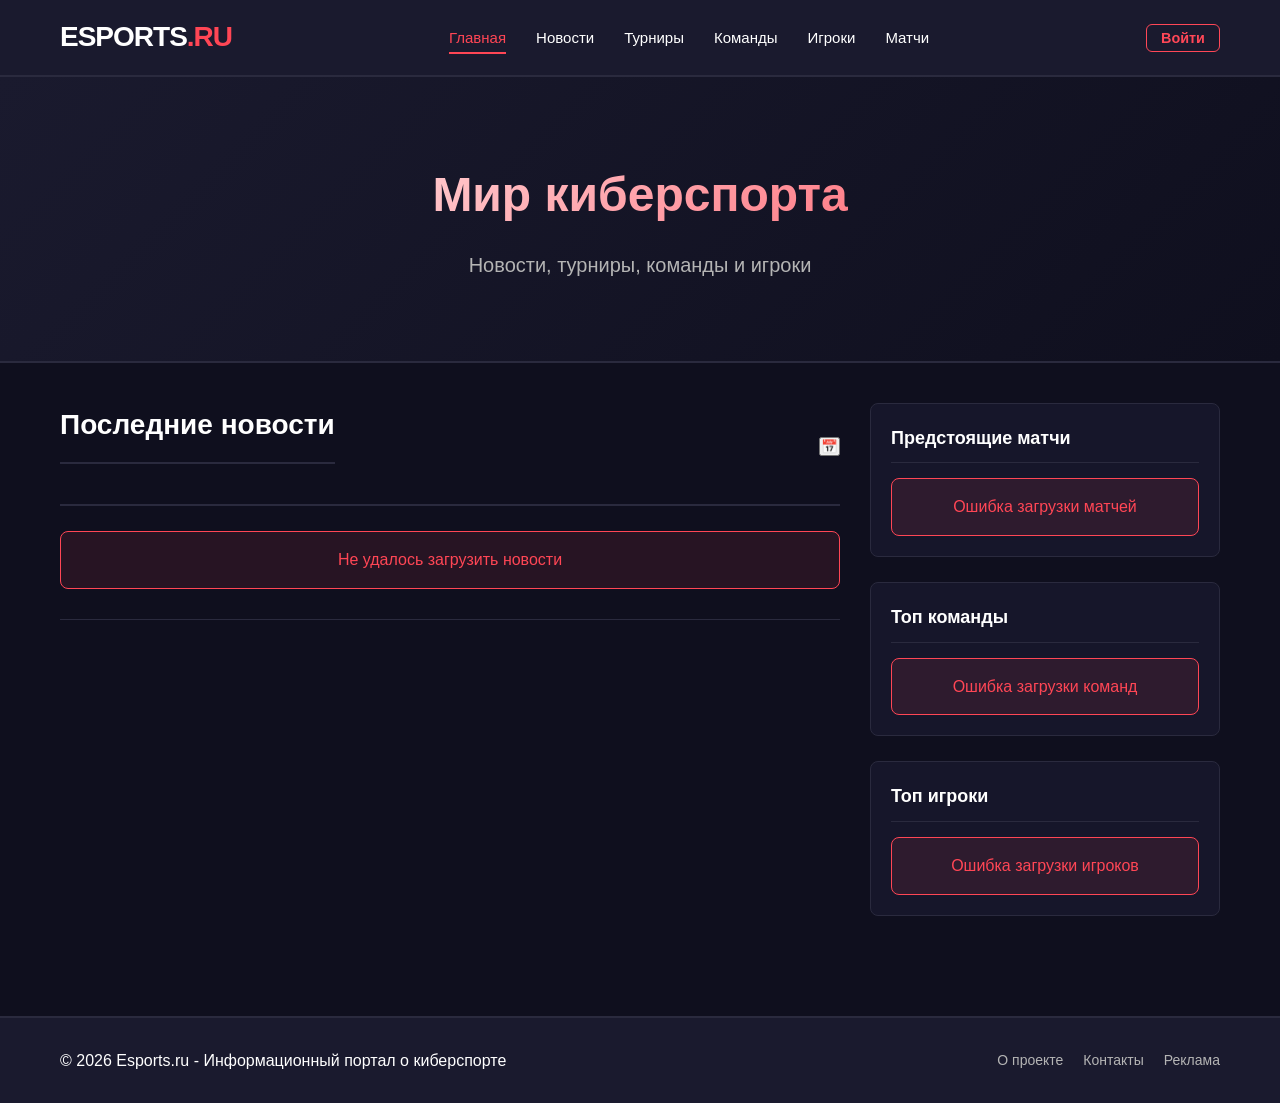
<file: Course_work/wwwroot/index.html>
<!DOCTYPE html>
<html lang="ru">
<head>
    <meta charset="UTF-8">
    <meta name="viewport" content="width=device-width, initial-scale=1.0">
    <title>Киберспорт - Главная</title>
    <link rel="stylesheet" href="css/style.css">
    <link rel="stylesheet" href="css/responsive.css">
    <style>
        .auth-user {
            display: flex;
            align-items: center;
            gap: 10px;
        }

        .auth-role-badge {
            padding: 3px 10px;
            border-radius: 20px;
            font-size: 0.78rem;
            font-weight: 600;
            white-space: nowrap;
        }

        .auth-name {
            color: #ccc;
            font-size: 0.9rem;
            white-space: nowrap;
        }

        .auth-logout-btn {
            background: transparent;
            border: 1px solid #444;
            border-radius: 6px;
            color: #aaa;
            padding: 4px 10px;
            font-size: 0.82rem;
            cursor: pointer;
            transition: border-color 0.2s, color 0.2s;
        }

        .auth-logout-btn:hover {
            border-color: #ff4757;
            color: #ff4757;
        }

        .auth-login-link {
            color: #ff4757;
            text-decoration: none;
            font-weight: 600;
            font-size: 0.9rem;
            border: 1px solid #ff4757;
            padding: 5px 14px;
            border-radius: 6px;
            transition: background 0.2s;
        }

        .auth-login-link:hover {
            background: rgba(255,71,87,0.12);
        }

        .content-actions {
            display: flex;
            gap: 10px;
            margin-bottom: 20px;
            flex-wrap: wrap;
        }

        .btn-action {
            padding: 8px 16px;
            border-radius: 8px;
            border: none;
            font-size: 0.85rem;
            font-weight: 600;
            cursor: pointer;
            transition: opacity 0.2s;
        }

        .btn-action:hover { opacity: 0.85; }

        .btn-add    { background: #2ecc71; color: #fff; }
        .btn-edit   { background: #3498db; color: #fff; }
        .btn-delete { background: #ff4757; color: #fff; }
        .btn-update { background: #f39c12; color: #fff; }
        .btn-manage { background: #9b59b6; color: #fff; }

        .news-card-actions {
            display: flex;
            gap: 8px;
            margin-top: 10px;
        }

        .btn-sm {
            padding: 4px 12px;
            border-radius: 6px;
            border: none;
            font-size: 0.78rem;
            font-weight: 600;
            cursor: pointer;
            transition: opacity 0.2s;
        }

        .btn-sm:hover { opacity: 0.8; }
    </style>

</head>
<body>
<header class="header">
    <div class="container">
        <div class="header-content">
            <div class="logo">
                <h1>ESPORTS<span>.RU</span></h1>
            </div>
            <nav class="nav">
                <ul>
                    <li><a href="index.html" class="active">Главная</a></li>
                    <li><a href="pages/news.html">Новости</a></li>
                    <li><a href="pages/tournaments.html">Турниры</a></li>
                    <li><a href="pages/teams.html">Команды</a></li>
                    <li><a href="pages/players.html">Игроки</a></li>
                    <li><a href="pages/matches.html">Матчи</a></li>
                </ul>
            </nav>

            <div id="auth-widget"></div>
        </div>
    </div>
</header>

<section class="hero">
    <div class="container">
        <div class="hero-content">
            <h2 class="hero-title">Мир киберспорта</h2>
            <p class="hero-subtitle">Новости, турниры, команды и игроки</p>
        </div>
    </div>
</section>

<main class="main-content">
    <div class="container">
        <div class="content-grid">
            <div class="news-column">
                <div class="news-header">
                    <h2 class="section-title">Последние новости</h2>
                    <div class="date-search">
                        <button onclick="toggleDatePicker()">📅</button>
                        <div id="date-picker-container" class="date-picker-container" style="display: none;">
                            <input type="date" id="date-picker" class="date-picker-input">
                            <button class="btn" onclick="searchByDate()">Найти</button>
                            <button class="btn btn-secondary" onclick="resetDateFilter()">Сбросить</button>
                        </div>
                    </div>
                </div>

                <div class="content-actions" data-role="admin,manager">
                    <button class="btn-action btn-add" onclick="alert('Форма добавления новости')">
                        + Добавить новость
                    </button>
                </div>

                <div id="news-list" class="news-list">
                    <div class="loading">Загрузка новостей...</div>
                </div>

                <div class="show-more-container">
                    <button id="show-more-btn" class="btn" onclick="showMoreNews()" style="display: none;">
                        Показать еще
                    </button>
                </div>
            </div>

            <aside class="sidebar">
                <div class="widget">
                    <h3 class="widget-title">Предстоящие матчи</h3>
                    <!-- Кнопка обновления расписания: admin + manager -->
                    <div style="margin-bottom: 8px;" data-role="admin,manager">
                        <button class="btn-action btn-update" style="font-size:0.78rem;padding:5px 12px;"
                                onclick="alert('Обновление расписания матчей')">
                            ✏ Обновить расписание
                        </button>
                    </div>
                    <div id="upcoming-matches" class="matches-widget">
                        <div class="loading">Загрузка...</div>
                    </div>
                </div>

                <div class="widget">
                    <h3 class="widget-title">Топ команды</h3>
                    <!-- Управление командами: только admin -->
                    <div style="margin-bottom: 8px;" data-role="admin">
                        <button class="btn-action btn-manage" style="font-size:0.78rem;padding:5px 12px;"
                                onclick="alert('Управление данными о командах')">
                            ⚙ Управление командами
                        </button>
                    </div>
                    <div id="top-teams" class="teams-widget">
                        <div class="loading">Загрузка...</div>
                    </div>
                </div>

                <div class="widget">
                    <h3 class="widget-title">Топ игроки</h3>
                    <!-- Управление игроками: только admin -->
                    <div style="margin-bottom: 8px;" data-role="admin">
                        <button class="btn-action btn-manage" style="font-size:0.78rem;padding:5px 12px;"
                                onclick="alert('Управление данными об игроках')">
                            ⚙ Управление игроками
                        </button>
                    </div>
                    <div id="top-players" class="players-widget">
                        <div class="loading">Загрузка...</div>
                    </div>
                </div>
            </aside>
        </div>
    </div>
</main>

<footer class="footer">
    <div class="container">
        <div class="footer-content">
            <p>&copy; 2026 Esports.ru - Информационный портал о киберспорте</p>
            <div class="footer-links">
                <a href="#">О проекте</a>
                <a href="#">Контакты</a>
                <a href="#">Реклама</a>
            </div>
        </div>
    </div>
</footer>

<script src="js/config.js"></script>
<script src="js/auth.js"></script>
<script src="js/api.js"></script>
<script src="js/main.js"></script>
<script>

    AuthService.renderAuthWidget();
    AuthService.applyVisibility();

    function toggleDatePicker() {
        const container = document.getElementById('date-picker-container');
        container.style.display = container.style.display === 'none' ? 'flex' : 'none';
    }

    function searchByDate() {
        const datePicker = document.getElementById('date-picker');
        const selectedDate = datePicker.value;
        if (!selectedDate) { alert('Пожалуйста, выберите дату'); return; }
        filterNewsByDate(selectedDate);
    }

    function resetDateFilter() {
        const datePicker = document.getElementById('date-picker');
        datePicker.value = '';
        displayedNewsCount = 10;
        filterNewsByDate(null);
        toggleDatePicker();
    }
</script>
</body>
</html>
</file>
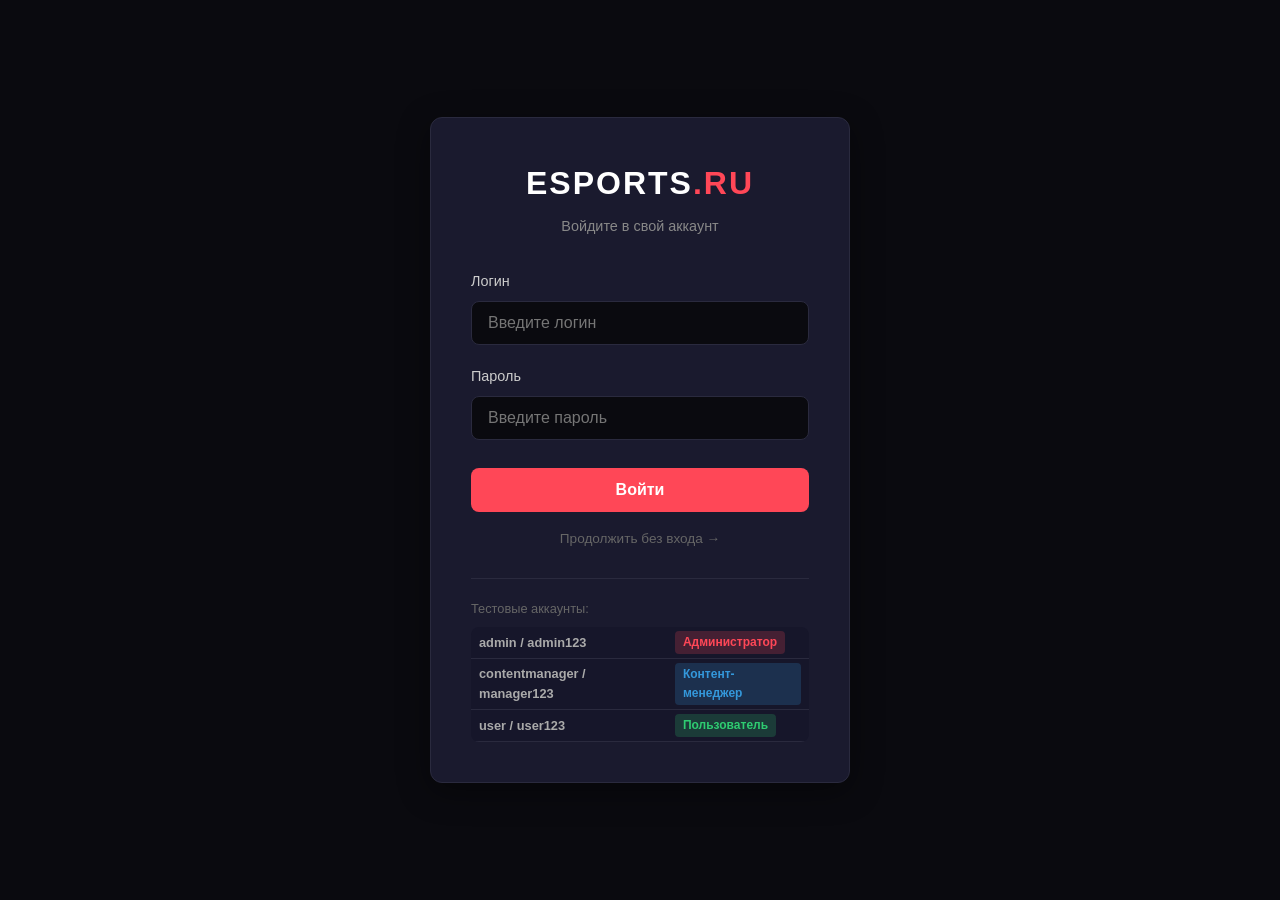
<file: Course_work/wwwroot/pages/login.html>
<!DOCTYPE html>
<html lang="ru">
<head>
    <meta charset="UTF-8">
    <meta name="viewport" content="width=device-width, initial-scale=1.0">
    <title>Вход - Киберспорт</title>
    <link rel="stylesheet" href="../css/style.css">
    <style>
        .login-page {
            min-height: 100vh;
            display: flex;
            align-items: center;
            justify-content: center;
            background: var(--bg-primary, #0a0a0f);
        }

        .login-container {
            background: var(--bg-secondary, #1a1a2e);
            border: 1px solid var(--border-color, #2a2a4a);
            border-radius: 12px;
            padding: 40px;
            width: 100%;
            max-width: 420px;
            box-shadow: 0 8px 32px rgba(0, 0, 0, 0.4);
        }

        .login-logo {
            text-align: center;
            margin-bottom: 32px;
        }

        .login-logo h1 {
            font-size: 2rem;
            color: #fff;
            letter-spacing: 2px;
        }

        .login-logo h1 span {
            color: #ff4757;
        }

        .login-logo p {
            color: #888;
            margin-top: 6px;
            font-size: 0.9rem;
        }

        .login-form .form-group {
            margin-bottom: 20px;
        }

        .login-form label {
            display: block;
            color: #ccc;
            margin-bottom: 8px;
            font-size: 0.9rem;
        }

        .login-form input {
            width: 100%;
            padding: 12px 16px;
            background: var(--bg-primary, #0a0a0f);
            border: 1px solid var(--border-color, #2a2a4a);
            border-radius: 8px;
            color: #fff;
            font-size: 1rem;
            box-sizing: border-box;
            transition: border-color 0.2s;
        }

        .login-form input:focus {
            outline: none;
            border-color: #ff4757;
        }

        .login-btn {
            width: 100%;
            padding: 13px;
            background: #ff4757;
            border: none;
            border-radius: 8px;
            color: #fff;
            font-size: 1rem;
            font-weight: 600;
            cursor: pointer;
            transition: background 0.2s;
            margin-top: 8px;
        }

        .login-btn:hover {
            background: #e0374a;
        }

        .login-error {
            background: rgba(255, 71, 87, 0.15);
            border: 1px solid rgba(255, 71, 87, 0.4);
            border-radius: 8px;
            padding: 12px 16px;
            color: #ff6b7a;
            font-size: 0.9rem;
            margin-bottom: 20px;
            display: none;
        }

        .login-hint {
            margin-top: 28px;
            padding-top: 20px;
            border-top: 1px solid var(--border-color, #2a2a4a);
        }

        .login-hint p {
            color: #666;
            font-size: 0.8rem;
            margin-bottom: 8px;
        }

        .login-hint table {
            width: 100%;
            font-size: 0.8rem;
            border-collapse: collapse;
        }

        .login-hint td {
            padding: 4px 8px;
            color: #888;
        }

        .login-hint td:first-child {
            color: #aaa;
            font-weight: 600;
        }

        .role-badge {
            display: inline-block;
            padding: 2px 8px;
            border-radius: 4px;
            font-size: 0.75rem;
            font-weight: 600;
        }

        .role-admin { background: rgba(255,71,87,0.2); color: #ff4757; }
        .role-manager { background: rgba(52,152,219,0.2); color: #3498db; }
        .role-user { background: rgba(46,204,113,0.2); color: #2ecc71; }

        .guest-link {
            display: block;
            text-align: center;
            margin-top: 16px;
            color: #666;
            font-size: 0.85rem;
            text-decoration: none;
            transition: color 0.2s;
        }

        .guest-link:hover { color: #aaa; }
    </style>
</head>
<body class="login-page">

<div class="login-container">
    <div class="login-logo">
        <h1>ESPORTS<span>.RU</span></h1>
        <p>Войдите в свой аккаунт</p>
    </div>

    <div id="login-error" class="login-error">
        Неверный логин или пароль
    </div>

    <form class="login-form" onsubmit="handleLogin(event)">
        <div class="form-group">
            <label for="username">Логин</label>
            <input type="text" id="username" placeholder="Введите логин" autocomplete="username" required>
        </div>
        <div class="form-group">
            <label for="password">Пароль</label>
            <input type="password" id="password" placeholder="Введите пароль" autocomplete="current-password" required>
        </div>
        <button type="submit" class="login-btn">Войти</button>
    </form>

    <a href="../index.html" class="guest-link">Продолжить без входа →</a>

    <div class="login-hint">
        <p>Тестовые аккаунты:</p>
        <table>
            <tr>
                <td>admin / admin123</td>
                <td><span class="role-badge role-admin">Администратор</span></td>
            </tr>
            <tr>
            <tr><td>contentmanager / manager123</td><td><span class="role-badge role-manager">Контент-менеджер</span></td></tr>
            <tr>
                <td>user / user123</td>
                <td><span class="role-badge role-user">Пользователь</span></td>
            </tr>
        </table>
    </div>
</div>
<script src="../js/config.js"></script>
<script src="../js/auth.js"></script>
<script>

    if (AuthService.isLoggedIn()) {
        window.location.href = '../index.html';
    }

    async function handleLogin(event) {
        event.preventDefault();
        const username = document.getElementById('username').value.trim();
        const password = document.getElementById('password').value;

        const result = await AuthService.login(username, password);

        if (result.success) {
            window.location.href = '../index.html';
        } else {
            document.getElementById('login-error').style.display = 'block';
        }
    }
</script>
</body>
</html>
</file>
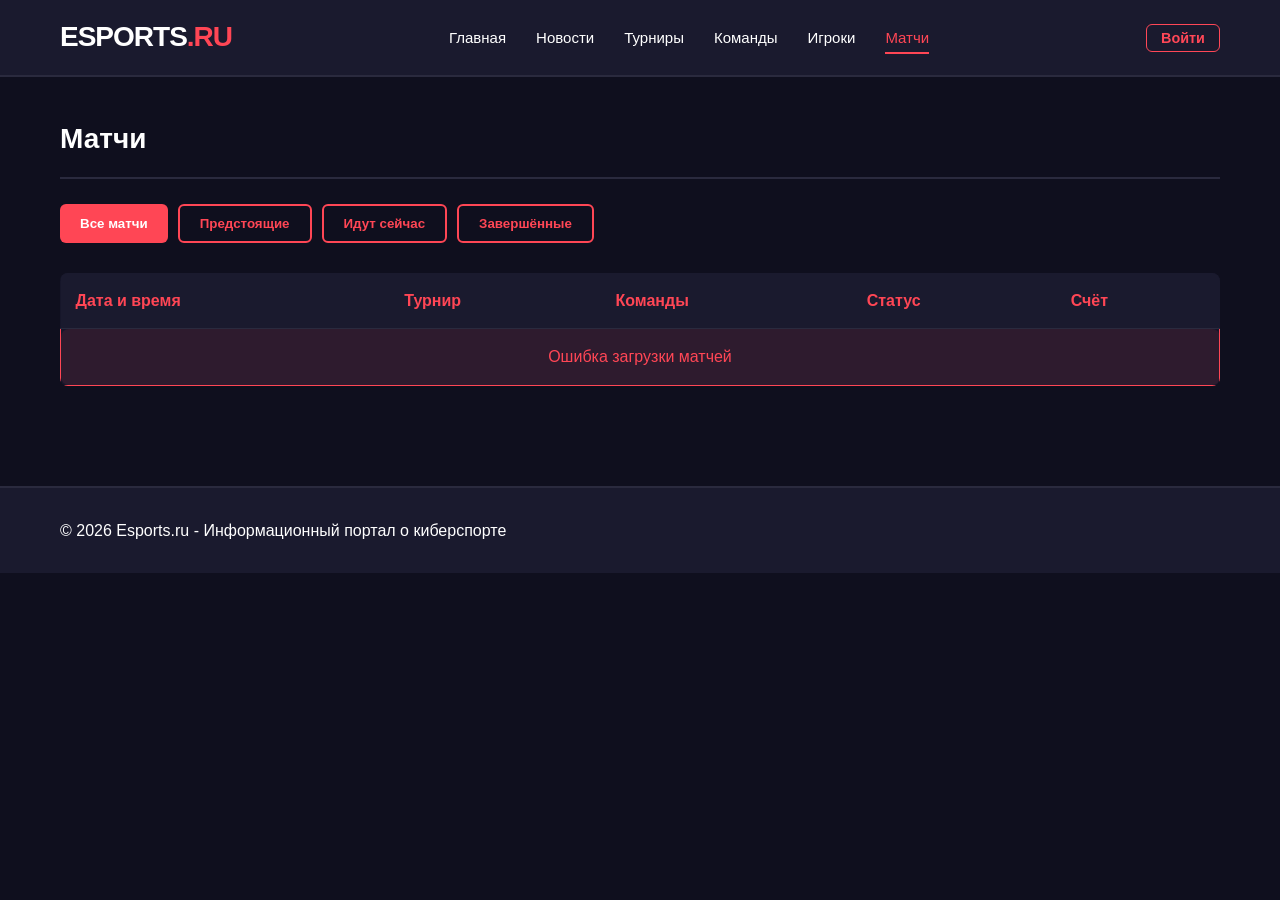
<file: Course_work/wwwroot/pages/matches.html>
<!DOCTYPE html>
<html lang="ru">
<head>
    <meta charset="UTF-8">
    <meta name="viewport" content="width=device-width, initial-scale=1.0">
    <title>Матчи - Киберспорт</title>
    <link rel="stylesheet" href="../css/style.css">
    <link rel="stylesheet" href="../css/responsive.css">
    <link rel="stylesheet" href="../css/modal.css">
    <style>
        .auth-user { display: flex; align-items: center; gap: 10px; }
        .auth-role-badge {
            padding: 3px 10px; border-radius: 20px; font-size: 0.78rem;
            font-weight: 600; white-space: nowrap;
        }
        .auth-name { color: #ccc; font-size: 0.9rem; white-space: nowrap; }
        .auth-logout-btn {
            background: transparent; border: 1px solid #444; border-radius: 6px;
            color: #aaa; padding: 4px 10px; font-size: 0.82rem; cursor: pointer;
            transition: border-color 0.2s, color 0.2s;
        }
        .auth-logout-btn:hover { border-color: #ff4757; color: #ff4757; }
        .auth-login-link {
            color: #ff4757; text-decoration: none; font-weight: 600;
            font-size: 0.9rem; border: 1px solid #ff4757;
            padding: 5px 14px; border-radius: 6px; transition: background 0.2s;
        }
        .auth-login-link:hover { background: rgba(255,71,87,0.12); }

        .content-actions {
            display: flex; gap: 10px; margin-bottom: 24px; flex-wrap: wrap;
        }
        .btn-action {
            padding: 9px 18px; border-radius: 8px; border: none;
            font-size: 0.88rem; font-weight: 600; cursor: pointer;
            transition: opacity 0.2s;
        }
        .btn-action:hover { opacity: 0.85; }
        .btn-add { background: #2ecc71; color: #fff; }
        .btn-edit { background: #3498db; color: #fff; }
        .btn-delete { background: #ff4757; color: #fff; }
        .btn-update { background: #f39c12; color: #fff; }

        .role-notice {
            background: rgba(52,152,219,0.1);
            border: 1px solid rgba(52,152,219,0.3);
            border-radius: 8px; padding: 10px 16px;
            color: #7fb3d3; font-size: 0.85rem; margin-bottom: 20px;
        }

        .table-container .btn-sm {
            padding: 3px 10px; border-radius: 4px; border: none;
            font-size: 0.72rem; font-weight: 600; cursor: pointer;
            transition: opacity 0.2s; margin: 0 2px;
        }
        .table-container .btn-sm:hover { opacity: 0.8; }
        .table-container .btn-sm-edit { background: #3498db; color: #fff; }
        .table-container .btn-sm-delete { background: #ff4757; color: #fff; }
    </style>

</head>
<body>

<header class="header">
    <div class="container">
        <div class="header-content">
            <div class="logo"><h1>ESPORTS<span>.RU</span></h1></div>
            <nav class="nav">
                <ul>
                    <li><a href="../index.html">Главная</a></li>
                    <li><a href="news.html">Новости</a></li>
                    <li><a href="tournaments.html">Турниры</a></li>
                    <li><a href="teams.html">Команды</a></li>
                    <li><a href="players.html">Игроки</a></li>
                    <li><a href="matches.html" class="active">Матчи</a></li>
                </ul>
            </nav>
            <div id="auth-widget"></div>
        </div>
    </div>
</header>

<main class="main-content">
    <div class="container">
        <h1 class="section-title">Матчи</h1>

        <div class="role-notice" data-role="auth" style="display:none;">
            ℹ Вы вошли как: <strong id="current-role-label">—</strong>
        </div>

        <div class="content-actions" data-role="admin,manager" style="display:none;">
            <button class="btn-action btn-add" onclick="openMatchModal()">
                + Добавить матч
            </button>
            <button class="btn-action btn-update" onclick="alert('Обновление расписания')">
                ✏ Обновить расписание
            </button>
        </div>

        <div class="tabs" style="margin-bottom: 30px; display: flex; gap: 10px; flex-wrap: wrap;">
            <button class="btn active" id="tab-all" onclick="showMatches('all')">Все матчи</button>
            <button class="btn btn-secondary" id="tab-upcoming" onclick="showMatches('upcoming')">Предстоящие</button>
            <button class="btn btn-secondary" id="tab-live" onclick="showMatches('live')">Идут сейчас</button>
            <button class="btn btn-secondary" id="tab-completed" onclick="showMatches('completed')">Завершённые</button>
        </div>

        <div class="table-container">
            <table id="matches-table">
                <thead>
                <tr>
                    <th>Дата и время</th>
                    <th>Турнир</th>
                    <th>Команды</th>
                    <th>Статус</th>
                    <th>Счёт</th>
                    <th data-role="admin,manager" style="display:none;">Действия</th>
                </tr>
                </thead>
                <tbody id="matches-tbody">
                <tr><td colspan="6" style="text-align: center;">Загрузка...</td></tr>
                </tbody>
            </table>
        </div>
    </div>
</main>

<footer class="footer">
    <div class="container">
        <div class="footer-content">
            <p>&copy; 2026 Esports.ru - Информационный портал о киберспорте</p>
        </div>
    </div>
</footer>

<!-- Модальное окно -->
<div id="match-modal" class="modal-overlay">
    <div class="modal">
        <div class="modal-header">
            <h3 class="modal-title" id="modal-title">Добавить матч</h3>
            <button class="modal-close" onclick="closeMatchModal()">&times;</button>
        </div>
        <form id="match-form" onsubmit="saveMatch(event)">
            <input type="hidden" id="match-id">
            <div class="form-group">
                <label>Турнир (ID)</label>
                <input type="number" id="match-tournament-id" required>
            </div>
            <div class="form-group">
                <label>Дата матча</label>
                <input type="date" id="match-date" required>
            </div>
            <div class="form-group">
                <label>Время матча</label>
                <input type="time" id="match-time">
            </div>
            <div class="form-group">
                <label>Статус</label>
                <select id="match-status">
                    <option value="Запланирован">Запланирован</option>
                    <option value="Идет">Идет</option>
                    <option value="Завершен">Завершен</option>
                </select>
            </div>
            <div class="form-group">
                <label>Счёт</label>
                <input type="text" id="match-score" placeholder="2:1">
            </div>
            <div class="form-actions">
                <button type="submit" class="btn-save">Сохранить</button>
                <button type="button" class="btn-cancel" onclick="closeMatchModal()">Отмена</button>
            </div>
        </form>
    </div>
</div>

<div id="toast" class="toast"></div>

<script src="../js/config.js"></script>
<script src="../js/auth.js"></script>
<script src="../js/api.js"></script>
<script>
    AuthService.renderAuthWidget();
    AuthService.applyVisibility();

    const roleLabels = {
        Admin: 'Администратор',
        ContentManager: 'Контент-менеджер',
        User: 'Пользователь',
        guest: 'Гость',
    };
    const roleLabelEl = document.getElementById('current-role-label');
    if (roleLabelEl) {
        roleLabelEl.textContent = roleLabels[AuthService.getRole()] || 'Гость';
    }

    let allMatches = [];
    let tournaments = {};
    let teams = {};
    let currentFilter = 'all';
    let editingMatchId = null;

    document.addEventListener('DOMContentLoaded', async () => {
        await loadTournamentsCache();
        await loadTeamsCache();
        await loadMatches();
    });

    async function loadTournamentsCache() {
        try {
            const tournamentsList = await api.getTournaments();
            if (tournamentsList && tournamentsList.length > 0) {
                tournamentsList.forEach(t => {
                    const id = t.iD_Tournament || t.ID_Tournament || t.id_Tournament;
                    if (id) tournaments[id] = t;
                });
            }
        } catch (error) {
            console.error('Error loading tournaments cache:', error);
        }
    }

    async function loadTeamsCache() {
        try {
            const teamsList = await api.getTeams();
            if (teamsList && teamsList.length > 0) {
                teamsList.forEach(t => {
                    const id = t.iD_Teams || t.ID_Teams || t.id_Teams;
                    if (id) teams[id] = t;
                });
            }
        } catch (error) {
            console.error('Error loading teams cache:', error);
        }
    }

    function getTournamentName(tournamentId) {
        if (!tournamentId) return 'N/A';
        const tournament = tournaments[tournamentId];
        return tournament ? tournament.name : `Турнир #${tournamentId}`;
    }

    async function getTeamsForTournament(tournamentId) {
        if (!tournamentId) return [];
        try {
            const response = await fetch(`${API_BASE_URL}/Teams/ByTournament/${tournamentId}`);
            if (response.ok) return await response.json();
        } catch (error) {
            console.error('Error loading teams for tournament:', error);
        }
        return [];
    }

    async function loadMatches() {
        try {
            allMatches = await api.getMatches();

            if (!allMatches || allMatches.length === 0) {
                document.getElementById('matches-tbody').innerHTML =
                    '<tr><td colspan="6" class="error-message">Матчи не найдены</td></tr>';
                return;
            }

            for (let match of allMatches) {
                const tournamentId = match.iD_Tournament || match.ID_Tournament || match.id_Tournament;
                if (tournamentId && !match.teamsLoaded) {
                    match.tournamentTeams = await getTeamsForTournament(tournamentId);
                    match.teamsLoaded = true;
                }
            }

            displayMatches(allMatches);
        } catch (error) {
            console.error('Error loading matches:', error);
            document.getElementById('matches-tbody').innerHTML =
                '<tr><td colspan="6" class="error-message">Ошибка загрузки матчей</td></tr>';
        }
    }

    function showMatches(filter) {
        currentFilter = filter;
        document.querySelectorAll('.tabs .btn').forEach(btn => {
            btn.classList.remove('active');
            btn.classList.add('btn-secondary');
        });
        document.getElementById(`tab-${filter}`).classList.add('active');
        document.getElementById(`tab-${filter}`).classList.remove('btn-secondary');

        let filtered = allMatches;
        if (filter === 'upcoming') filtered = allMatches.filter(m => m.status === 'Запланирован');
        else if (filter === 'live') filtered = allMatches.filter(m => m.status === 'Идет');
        else if (filter === 'completed') filtered = allMatches.filter(m => m.status === 'Завершен');

        displayMatches(filtered);
    }

    function formatMatchDateTime(match) {
        if (!match.match_date) return 'N/A';
        const dateStr = match.match_date.toString();
        const datePart = dateStr.substring(0, 10);
        const [year, month, day] = datePart.split('-').map(Number);
        let timeStr = match.match_Time || match.match_time || '';
        if (timeStr) timeStr = timeStr.toString().substring(0, 5);
        const months = ['янв', 'фев', 'мар', 'апр', 'мая', 'июн', 'июл', 'авг', 'сен', 'окт', 'ноя', 'дек'];
        const formattedDate = `${day} ${months[month - 1]}`;
        if (timeStr && timeStr !== '00:00') return `${formattedDate}, ${timeStr}`;
        return formattedDate;
    }

    function displayMatches(matches) {
        if (matches.length === 0) {
            document.getElementById('matches-tbody').innerHTML =
                '<tr><td colspan="6" style="text-align: center; color: var(--text-secondary);">Матчи не найдены</td></tr>';
            return;
        }

        const sorted = matches.sort((a, b) => {
            const dateA = new Date(a.match_date);
            const dateB = new Date(b.match_date);
            return dateB - dateA;
        });

        const canManage = AuthService.canManageMatches();

        const matchesHTML = sorted.map(match => {
            const statusClass = match.status === 'Идет' ? 'live' :
                match.status === 'Запланирован' ? 'upcoming' : '';
            const tournamentId = match.iD_Tournament || match.ID_Tournament || match.id_Tournament;
            const tournamentName = getTournamentName(tournamentId);

            let teamsDisplay = 'TBD';
            if (match.tournamentTeams && match.tournamentTeams.length >= 2) {
                teamsDisplay = `${match.tournamentTeams[0].name} vs ${match.tournamentTeams[1].name}`;
            } else if (match.tournamentTeams && match.tournamentTeams.length === 1) {
                teamsDisplay = match.tournamentTeams[0].name;
            }

            const dateTime = formatMatchDateTime(match);

            return `
                <tr id="match-row-${match.iD_Matches}">
                    <td>${dateTime}</td>
                    <td>${tournamentName}</td>
                    <td><strong>${teamsDisplay}</strong></td>
                    <td><span class="match-status ${statusClass}">${match.status}</span></td>
                    <td><strong>${match.score || 'TBD'}</strong></td>
                    ${canManage ? `
                    <td>
                        <button class="btn-sm btn-sm-edit" onclick="editMatch(${match.iD_Matches})">✏</button>
                        <button class="btn-sm btn-sm-delete" onclick="deleteMatch(${match.iD_Matches})">🗑</button>
                    </td>
                    ` : '<td></td>'}
                </tr>
            `;
        }).join('');

        document.getElementById('matches-tbody').innerHTML = matchesHTML;
    }

    function openMatchModal(id = null) {
        editingMatchId = id;
        const modal = document.getElementById('match-modal');
        const title = document.getElementById('modal-title');
        const form = document.getElementById('match-form');

        if (id) {
            const m = allMatches.find(x => x.iD_Matches === id);
            if (!m) return;
            title.textContent = 'Редактировать матч';
            document.getElementById('match-id').value = m.iD_Matches;
            document.getElementById('match-tournament-id').value = m.iD_Tournament || '';
            document.getElementById('match-date').value = m.match_date?.substring(0, 10) || '';
            document.getElementById('match-time').value = (m.match_Time || m.match_time || '').substring(0, 5) || '';
            document.getElementById('match-status').value = m.status || 'Запланирован';
            document.getElementById('match-score').value = m.score || '';
        } else {
            title.textContent = 'Добавить матч';
            form.reset();
            document.getElementById('match-id').value = '';
        }
        modal.classList.add('active');
    }

    function closeMatchModal() {
        document.getElementById('match-modal').classList.remove('active');
        editingMatchId = null;
    }

    async function saveMatch(event) {
        event.preventDefault();
        const id = document.getElementById('match-id').value;
        const data = {
            ID_Tournament: parseInt(document.getElementById('match-tournament-id').value),
            Match_date: document.getElementById('match-date').value,
            Match_time: document.getElementById('match-time').value || '00:00',
            Status: document.getElementById('match-status').value,
            Score: document.getElementById('match-score').value || null
        };

        try {
            const url = id ? `${API_BASE_URL}/Matches/${id}` : `${API_BASE_URL}/Matches`;
            const method = id ? 'PUT' : 'POST';
            const response = await fetch(url, {
                method: method,
                headers: { 'Content-Type': 'application/json' },
                body: JSON.stringify(data)
            });
            if (!response.ok) throw new Error('Ошибка сохранения');
            showToast(id ? 'Матч обновлен' : 'Матч добавлен', 'success');
            closeMatchModal();
            await loadMatches();
        } catch (error) {
            showToast('Ошибка: ' + error.message, 'error');
        }
    }

    function editMatch(id) {
        openMatchModal(id);
    }

    async function deleteMatch(id) {
        if (!confirm('Удалить матч?')) return;
        try {
            const response = await fetch(`${API_BASE_URL}/Matches/${id}`, { method: 'DELETE' });
            if (!response.ok) throw new Error('Ошибка удаления');
            showToast('Матч удален', 'success');
            await loadMatches();
        } catch (error) {
            showToast('Ошибка удаления', 'error');
        }
    }

    function showToast(message, type = 'success') {
        const toast = document.getElementById('toast');
        toast.textContent = message;
        toast.className = `toast ${type}`;
        setTimeout(() => toast.classList.add('show'), 10);
        setTimeout(() => toast.classList.remove('show'), 3000);
    }
</script>
</body>
</html>
</file>
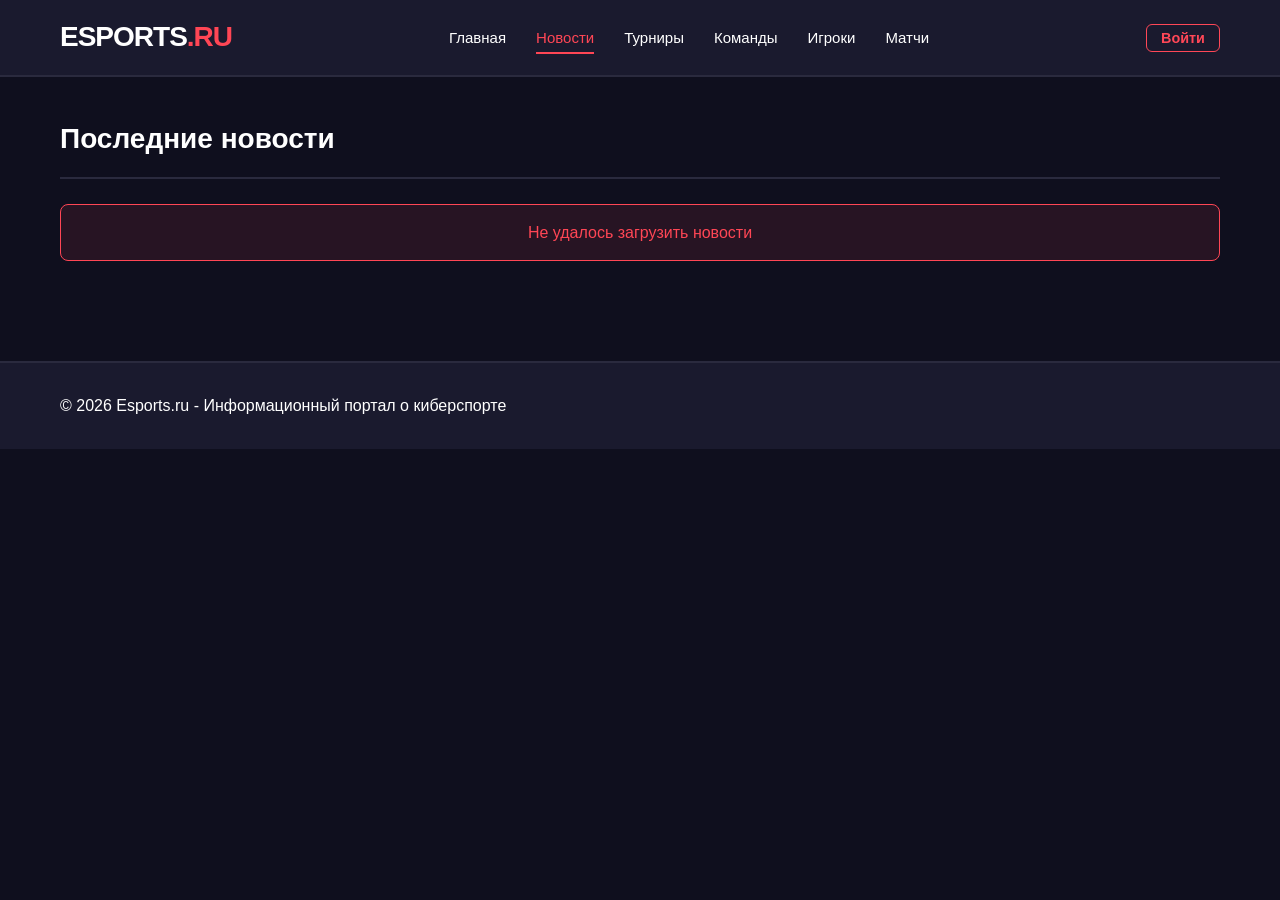
<file: Course_work/wwwroot/pages/news.html>
<!DOCTYPE html>
<html lang="ru">
<head>
    <meta charset="UTF-8">
    <meta name="viewport" content="width=device-width, initial-scale=1.0">
    <title>Новости - Киберспорт</title>
    <link rel="stylesheet" href="../css/style.css">
    <link rel="stylesheet" href="../css/responsive.css">
    <link rel="stylesheet" href="../css/modal.css">
    <style>
        .auth-user { display: flex; align-items: center; gap: 10px; }
        .auth-role-badge {
            padding: 3px 10px; border-radius: 20px; font-size: 0.78rem;
            font-weight: 600; white-space: nowrap;
        }
        .auth-name { color: #ccc; font-size: 0.9rem; white-space: nowrap; }
        .auth-logout-btn {
            background: transparent; border: 1px solid #444; border-radius: 6px;
            color: #aaa; padding: 4px 10px; font-size: 0.82rem; cursor: pointer;
            transition: border-color 0.2s, color 0.2s;
        }
        .auth-logout-btn:hover { border-color: #ff4757; color: #ff4757; }
        .auth-login-link {
            color: #ff4757; text-decoration: none; font-weight: 600;
            font-size: 0.9rem; border: 1px solid #ff4757;
            padding: 5px 14px; border-radius: 6px; transition: background 0.2s;
        }
        .auth-login-link:hover { background: rgba(255,71,87,0.12); }

        .content-actions {
            display: flex; gap: 10px; margin-bottom: 24px; flex-wrap: wrap;
        }
        .btn-action {
            padding: 9px 18px; border-radius: 8px; border: none;
            font-size: 0.88rem; font-weight: 600; cursor: pointer;
            transition: opacity 0.2s;
        }
        .btn-action:hover { opacity: 0.85; }
        .btn-add { background: #2ecc71; color: #fff; }
        .btn-edit { background: #3498db; color: #fff; }
        .btn-delete { background: #ff4757; color: #fff; }

        .news-card-actions {
            display: flex; gap: 8px; margin-top: 12px;
        }
        .btn-sm {
            padding: 5px 14px; border-radius: 6px; border: none;
            font-size: 0.78rem; font-weight: 600; cursor: pointer;
            transition: opacity 0.2s;
        }
        .btn-sm:hover { opacity: 0.8; }
        .btn-sm-edit { background: #3498db; color: #fff; }
        .btn-sm-delete { background: #ff4757; color: #fff; }

        .role-notice {
            background: rgba(52,152,219,0.1);
            border: 1px solid rgba(52,152,219,0.3);
            border-radius: 8px; padding: 10px 16px;
            color: #7fb3d3; font-size: 0.85rem; margin-bottom: 20px;
        }
    </style>

</head>
<body>

<header class="header">
    <div class="container">
        <div class="header-content">
            <div class="logo"><h1>ESPORTS<span>.RU</span></h1></div>
            <nav class="nav">
                <ul>
                    <li><a href="../index.html">Главная</a></li>
                    <li><a href="news.html" class="active">Новости</a></li>
                    <li><a href="tournaments.html">Турниры</a></li>
                    <li><a href="teams.html">Команды</a></li>
                    <li><a href="players.html">Игроки</a></li>
                    <li><a href="matches.html">Матчи</a></li>
                </ul>
            </nav>
            <div id="auth-widget"></div>
        </div>
    </div>
</header>

<main class="main-content">
    <div class="container">
        <h1 class="section-title">Последние новости</h1>

        <div class="role-notice" data-role="auth" style="display:none;">
            ℹ Вы вошли как: <strong id="current-role-label">—</strong>
        </div>

        <div class="content-actions" data-role="admin,manager" style="display:none;">
            <button class="btn-action btn-add" onclick="openNewsModal()">
                + Добавить новость
            </button>
        </div>

        <div id="news-list" class="news-list">
            <div class="loading">Загрузка новостей...</div>
        </div>
    </div>
</main>

<footer class="footer">
    <div class="container">
        <div class="footer-content">
            <p>&copy; 2026 Esports.ru - Информационный портал о киберспорте</p>
        </div>
    </div>
</footer>

<div id="news-modal" class="modal-overlay">
    <div class="modal">
        <div class="modal-header">
            <h3 class="modal-title" id="modal-title">Добавить новость</h3>
            <button class="modal-close" onclick="closeNewsModal()">&times;</button>
        </div>
        <form id="news-form" onsubmit="saveNews(event)">
            <input type="hidden" id="news-id">
            <div class="form-group">
                <label>Заголовок</label>
                <input type="text" id="news-title" required>
            </div>
            <div class="form-group">
                <label>Описание</label>
                <textarea id="news-description" required></textarea>
            </div>
            <div class="form-group">
                <label>Дата публикации</label>
                <input type="date" id="news-date" required>
            </div>
            <div class="form-group">
                <label>Время публикации</label>
                <input type="time" id="news-time" required>
            </div>
            <div class="form-actions">
                <button type="submit" class="btn-save">Сохранить</button>
                <button type="button" class="btn-cancel" onclick="closeNewsModal()">Отмена</button>
            </div>
        </form>
    </div>
</div>

<div id="toast" class="toast"></div>

<script src="../js/config.js"></script>
<script src="../js/auth.js"></script>
<script src="../js/api.js"></script>
<script>
    // Инициализация авторизации
    AuthService.renderAuthWidget();
    AuthService.applyVisibility();

    const roleLabels = {
        Admin: 'Администратор',
        ContentManager: 'Контент-менеджер',
        User: 'Пользователь',
        guest: 'Гость',
    };
    const roleLabelEl = document.getElementById('current-role-label');
    if (roleLabelEl) {
        roleLabelEl.textContent = roleLabels[AuthService.getRole()] || 'Гость';
    }

    let allNews = [];
    let editingNewsId = null;

    document.addEventListener('DOMContentLoaded', async () => {
        await loadAllNews();
    });

    async function loadAllNews() {
        try {
            showLoading('news-list');
            allNews = await api.getNews();

            if (!allNews || allNews.length === 0) {
                document.getElementById('news-list').innerHTML =
                    '<p class="error-message">Новостей пока нет</p>';
                return;
            }

            allNews.sort((a, b) => {
                const dateA = new Date(a.date_of_publication + ' ' + a.time_of_publication);
                const dateB = new Date(b.date_of_publication + ' ' + b.time_of_publication);
                return dateB - dateA;
            });

            const newsHTML = allNews.map(item => createNewsCard(item)).join('');
            document.getElementById('news-list').innerHTML = newsHTML;
        } catch (error) {
            console.error('Error loading news:', error);
            showError('news-list', 'Не удалось загрузить новости');
        }
    }

    function createNewsCard(news) {
        const id = news.iD_News ?? news.ID_News;
        const date = formatDate(news.date_of_publication);
        const time = formatTime(news.time_of_publication);
        const canManage = AuthService.canManageNews();

        const actionsHTML = canManage ? `
            <div class="news-card-actions">
                <button class="btn-sm btn-sm-edit" onclick="editNews(${id})">✏ Редактировать</button>
                <button class="btn-sm btn-sm-delete" onclick="deleteNews(${id})">🗑 Удалить</button>
            </div>
        ` : '';

        return `
            <div class="news-card" id="news-card-${id}">
                <div class="news-card-content">
                    <h3 class="news-card-title">${news.title}</h3>
                    <div class="news-card-meta">
                        <span class="news-date">${date}</span>
                        <span class="news-time">${time}</span>
                    </div>
                    <p class="news-card-description">${news.description || 'Описание отсутствует'}</p>
                    ${actionsHTML}
                </div>
            </div>
        `;
    }

    function openNewsModal(newsId = null) {
        editingNewsId = newsId;
        const modal = document.getElementById('news-modal');
        const title = document.getElementById('modal-title');
        const form = document.getElementById('news-form');

        if (newsId) {
            // Ищем по обоим вариантам написания (API возвращает camelCase)
            const news = allNews.find(n => (n.iD_News ?? n.ID_News) === newsId);
            if (!news) return;
            title.textContent = 'Редактировать новость';
            document.getElementById('news-id').value = newsId;
            document.getElementById('news-title').value = news.title;
            document.getElementById('news-description').value = news.description || '';
            document.getElementById('news-date').value = news.date_of_publication?.substring(0, 10) || '';
            document.getElementById('news-time').value = news.time_of_publication?.substring(0, 5) || '';
        } else {
            title.textContent = 'Добавить новость';
            form.reset();
            document.getElementById('news-id').value = '';
            const now = new Date();
            document.getElementById('news-date').value = now.toISOString().substring(0, 10);
            document.getElementById('news-time').value = now.toTimeString().substring(0, 5);
        }

        modal.classList.add('active');
    }

    function closeNewsModal() {
        document.getElementById('news-modal').classList.remove('active');
        editingNewsId = null;
    }

    async function saveNews(event) {
        event.preventDefault();
        const id = document.getElementById('news-id').value;
        const data = {
            ID_News: id ? parseInt(id) : 0,
            Title: document.getElementById('news-title').value,
            Description: document.getElementById('news-description').value,
            Date_of_publication: document.getElementById('news-date').value,
            Time_of_publication: document.getElementById('news-time').value + ':00'
        };

        try {
            if (id) {
                const response = await fetch(`${API_BASE_URL}/News/${id}`, {
                    method: 'PUT',
                    headers: { 'Content-Type': 'application/json' },
                    body: JSON.stringify(data)
                });
                if (!response.ok) throw new Error('Ошибка обновления');
                showToast('Новость обновлена', 'success');
            } else {
                const response = await fetch(`${API_BASE_URL}/News`, {
                    method: 'POST',
                    headers: { 'Content-Type': 'application/json' },
                    body: JSON.stringify(data)
                });
                if (!response.ok) throw new Error('Ошибка добавления');
                showToast('Новость добавлена', 'success');
            }
            closeNewsModal();
            await loadAllNews();
        } catch (error) {
            console.error('Error saving news:', error);
            showToast('Ошибка: ' + error.message, 'error');
        }
    }

    function editNews(id) {
        openNewsModal(id);
    }

    async function deleteNews(id) {
        if (!confirm('Удалить новость?')) return;
        try {
            const response = await fetch(`${API_BASE_URL}/News/${id}`, {
                method: 'DELETE',
                headers: { 'Content-Type': 'application/json' }
            });
            if (!response.ok) throw new Error('Ошибка удаления');
            showToast('Новость удалена', 'success');
            await loadAllNews();
        } catch (error) {
            console.error('Error deleting news:', error);
            showToast('Ошибка удаления', 'error');
        }
    }

    function showToast(message, type = 'success') {
        const toast = document.getElementById('toast');
        toast.textContent = message;
        toast.className = `toast ${type}`;
        setTimeout(() => toast.classList.add('show'), 10);
        setTimeout(() => toast.classList.remove('show'), 3000);
    }
</script>
</body>
</html>
</file>
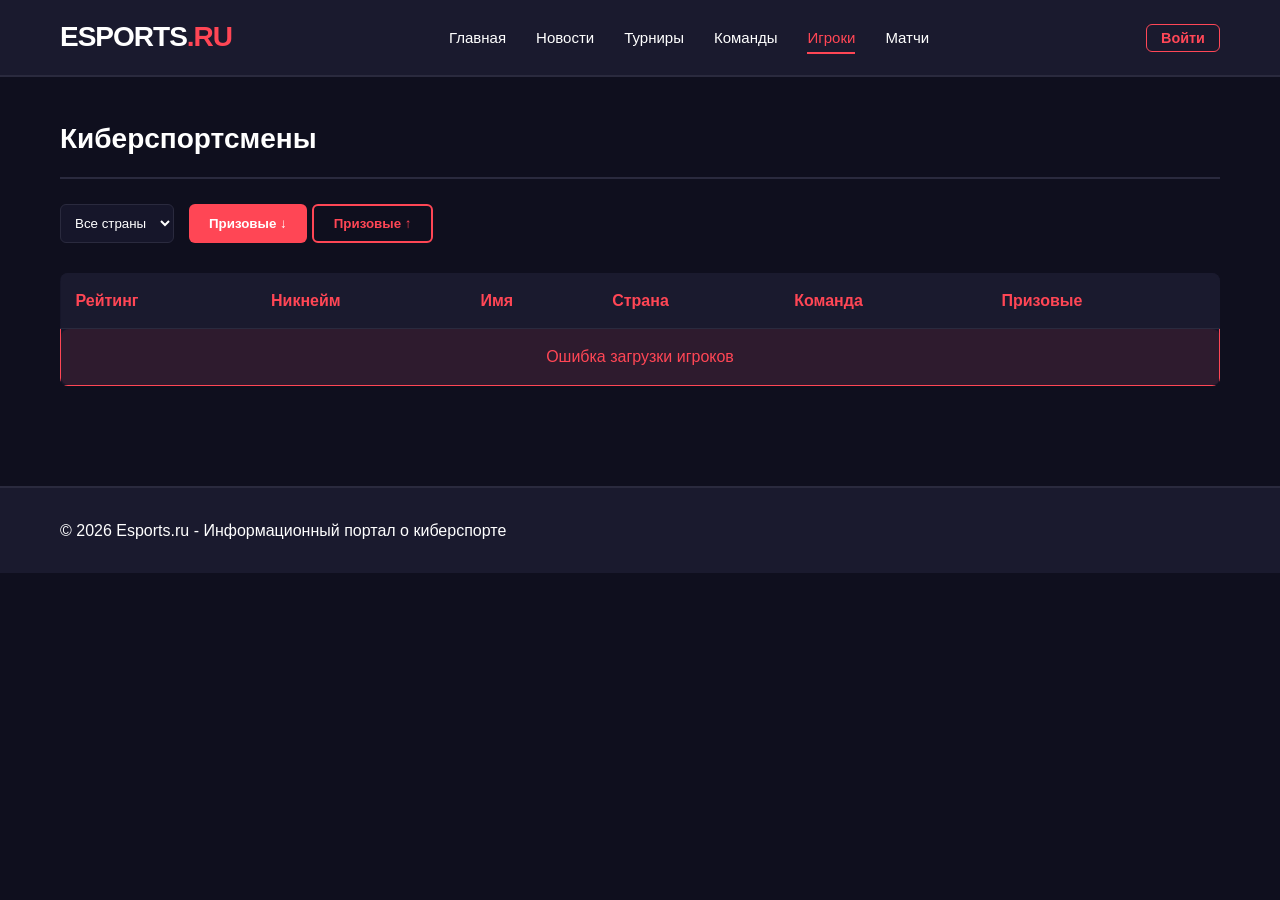
<file: Course_work/wwwroot/pages/players.html>
<!DOCTYPE html>
<html lang="ru">
<head>
    <meta charset="UTF-8">
    <meta name="viewport" content="width=device-width, initial-scale=1.0">
    <title>Игроки - Киберспорт</title>
    <link rel="stylesheet" href="../css/style.css">
    <link rel="stylesheet" href="../css/responsive.css">
    <link rel="stylesheet" href="../css/modal.css">
    <style>
        .auth-user { display: flex; align-items: center; gap: 10px; }
        .auth-role-badge {
            padding: 3px 10px; border-radius: 20px; font-size: 0.78rem;
            font-weight: 600; white-space: nowrap;
        }
        .auth-name { color: #ccc; font-size: 0.9rem; white-space: nowrap; }
        .auth-logout-btn {
            background: transparent; border: 1px solid #444; border-radius: 6px;
            color: #aaa; padding: 4px 10px; font-size: 0.82rem; cursor: pointer;
            transition: border-color 0.2s, color 0.2s;
        }
        .auth-logout-btn:hover { border-color: #ff4757; color: #ff4757; }
        .auth-login-link {
            color: #ff4757; text-decoration: none; font-weight: 600;
            font-size: 0.9rem; border: 1px solid #ff4757;
            padding: 5px 14px; border-radius: 6px; transition: background 0.2s;
        }
        .auth-login-link:hover { background: rgba(255,71,87,0.12); }

        .content-actions {
            display: flex; gap: 10px; margin-bottom: 24px; flex-wrap: wrap;
        }
        .btn-action {
            padding: 9px 18px; border-radius: 8px; border: none;
            font-size: 0.88rem; font-weight: 600; cursor: pointer;
            transition: opacity 0.2s;
        }
        .btn-action:hover { opacity: 0.85; }
        .btn-add { background: #2ecc71; color: #fff; }
        .btn-edit { background: #3498db; color: #fff; }
        .btn-delete { background: #ff4757; color: #fff; }

        .role-notice {
            background: rgba(52,152,219,0.1);
            border: 1px solid rgba(52,152,219,0.3);
            border-radius: 8px; padding: 10px 16px;
            color: #7fb3d3; font-size: 0.85rem; margin-bottom: 20px;
        }

        .table-container .btn-sm {
            padding: 3px 10px; border-radius: 4px; border: none;
            font-size: 0.72rem; font-weight: 600; cursor: pointer;
            transition: opacity 0.2s; margin: 0 2px;
        }
        .table-container .btn-sm:hover { opacity: 0.8; }
        .table-container .btn-sm-edit { background: #3498db; color: #fff; }
        .table-container .btn-sm-delete { background: #ff4757; color: #fff; }
    </style>
</head>
<body>

<header class="header">
    <div class="container">
        <div class="header-content">
            <div class="logo"><h1>ESPORTS<span>.RU</span></h1></div>
            <nav class="nav">
                <ul>
                    <li><a href="../index.html">Главная</a></li>
                    <li><a href="news.html">Новости</a></li>
                    <li><a href="tournaments.html">Турниры</a></li>
                    <li><a href="teams.html">Команды</a></li>
                    <li><a href="players.html" class="active">Игроки</a></li>
                    <li><a href="matches.html">Матчи</a></li>
                </ul>
            </nav>
            <div id="auth-widget"></div>
        </div>
    </div>
</header>

<main class="main-content">
    <div class="container">
        <h1 class="section-title">Киберспортсмены</h1>

        <div class="role-notice" data-role="auth" style="display:none;">
            ℹ Вы вошли как: <strong id="current-role-label">—</strong>
        </div>

        <div class="content-actions" data-role="admin" style="display:none;">
            <button class="btn-action btn-add" onclick="openPlayerModal()">
                + Добавить игрока
            </button>
        </div>

        <div class="filters" style="margin-bottom: 30px; display: flex; gap: 15px; flex-wrap: wrap;">
            <select id="country-filter" class="filter-select" style="padding: 10px; background: var(--card-bg); color: var(--text-primary); border: 1px solid var(--border-color); border-radius: 6px;">
                <option value="">Все страны</option>
            </select>
            <div style="display: flex; gap: 5px;">
                <button id="sort-prize-desc" class="btn" title="По призовым (убывание)">Призовые ↓</button>
                <button id="sort-prize-asc" class="btn btn-secondary" title="По призовым (возрастание)">Призовые ↑</button>
            </div>
        </div>

        <div class="table-container">
            <table id="players-table">
                <thead>
                <tr>
                    <th>Рейтинг</th>
                    <th>Никнейм</th>
                    <th>Имя</th>
                    <th>Страна</th>
                    <th>Команда</th>
                    <th>Призовые</th>
                    <th data-role="admin" style="display:none;">Действия</th>
                </tr>
                </thead>
                <tbody id="players-tbody">
                <tr><td colspan="7" style="text-align: center;">Загрузка...</td></tr>
                </tbody>
            </table>
        </div>
    </div>
</main>

<footer class="footer">
    <div class="container">
        <div class="footer-content">
            <p>&copy; 2026 Esports.ru - Информационный портал о киберспорте</p>
        </div>
    </div>
</footer>

<div id="player-modal" class="modal-overlay">
    <div class="modal">
        <div class="modal-header">
            <h3 class="modal-title" id="modal-title">Добавить игрока</h3>
            <button class="modal-close" onclick="closePlayerModal()">&times;</button>
        </div>
        <form id="player-form" onsubmit="savePlayer(event)">
            <input type="hidden" id="player-id">
            <div class="form-group">
                <label>Никнейм</label>
                <input type="text" id="player-nickname" required>
            </div>
            <div class="form-group">
                <label>Имя</label>
                <input type="text" id="player-name">
            </div>
            <div class="form-group">
                <label>Фамилия</label>
                <input type="text" id="player-surname">
            </div>
            <div class="form-group">
                <label>Страна</label>
                <input type="text" id="player-country">
            </div>
            <div class="form-group">
                <label>Команда (ID)</label>
                <input type="number" id="player-team-id">
            </div>
            <div class="form-group">
                <label>Призовые ($)</label>
                <input type="number" id="player-prize" value="0">
            </div>
            <div class="form-actions">
                <button type="submit" class="btn-save">Сохранить</button>
                <button type="button" class="btn-cancel" onclick="closePlayerModal()">Отмена</button>
            </div>
        </form>
    </div>
</div>

<div id="toast" class="toast"></div>

<script src="../js/config.js"></script>
<script src="../js/auth.js"></script>
<script src="../js/api.js"></script>
<script>
    AuthService.renderAuthWidget();
    AuthService.applyVisibility();

    const roleLabels = {
        Admin: 'Администратор',
        ContentManager: 'Контент-менеджер',
        User: 'Пользователь',
        guest: 'Гость',
    };
    const roleLabelEl = document.getElementById('current-role-label');
    if (roleLabelEl) {
        roleLabelEl.textContent = roleLabels[AuthService.getRole()] || 'Гость';
    }

    let allPlayers = [];
    let currentSort = 'prize-desc';
    let currentCountry = '';
    let editingPlayerId = null;

    document.addEventListener('DOMContentLoaded', async () => {
        await loadPlayers();
        setupFilters();
    });

    async function loadPlayers() {
        try {
            allPlayers = await api.getPlayers();

            if (!allPlayers || allPlayers.length === 0) {
                document.getElementById('players-tbody').innerHTML =
                    '<tr><td colspan="7" class="error-message">Игроки не найдены</td></tr>';
                return;
            }

            allPlayers.forEach((player, index) => {
                player.originalRank = index + 1;
            });

            displayPlayers();
            populateCountryFilter();
        } catch (error) {
            console.error('Error loading players:', error);
            document.getElementById('players-tbody').innerHTML =
                '<tr><td colspan="7" class="error-message">Ошибка загрузки игроков</td></tr>';
        }
    }

    function getFilteredPlayers() {
        let players = currentCountry
            ? allPlayers.filter(p => p.country === currentCountry)
            : [...allPlayers];
        return players;
    }

    function displayPlayers() {
        let players = getFilteredPlayers();
        const isAdmin = AuthService.isAdmin();

        if (currentSort === 'prize-asc') {
            players.sort((a, b) => (a.prize_pool || 0) - (b.prize_pool || 0));
        } else {
            players.sort((a, b) => (b.prize_pool || 0) - (a.prize_pool || 0));
        }

        const playersHTML = players.map((player, index) => `
            <tr id="player-row-${player.iD_Players ?? player.iD_Player}">
                <td style="color: var(--primary-color); font-weight: 700;">#${index + 1}</td>
                <td><strong>${player.nickname}</strong></td>
                <td>${player.name || ''} ${player.surname || ''}</td>
                <td>${player.country || 'N/A'}</td>
                <td>${player.teamName || 'Без команды'}</td>
                <td style="color: var(--primary-color); font-weight: 600;">${formatCurrency(player.prize_pool || 0)}</td>
                ${isAdmin ? `
                <td>
                    <button class="btn-sm btn-sm-edit" onclick="editPlayer(${player.iD_Players ?? player.iD_Player})">✏</button>
                    <button class="btn-sm btn-sm-delete" onclick="deletePlayer(${player.iD_Players ?? player.iD_Player})">🗑</button>
                </td>
                ` : '<td></td>'}
            </tr>
        `).join('');

        document.getElementById('players-tbody').innerHTML = playersHTML;
    }

    function populateCountryFilter() {
        const countries = [...new Set(allPlayers.map(p => p.country).filter(c => c))].sort();
        const select = document.getElementById('country-filter');
        const currentValue = select.value;

        select.innerHTML = '<option value="">Все страны</option>';
        countries.forEach(country => {
            const option = document.createElement('option');
            option.value = country;
            option.textContent = country;
            select.appendChild(option);
        });
        if (currentValue && countries.includes(currentValue)) {
            select.value = currentValue;
        }
    }

    function updateActiveButton() {
        const descBtn = document.getElementById('sort-prize-desc');
        const ascBtn = document.getElementById('sort-prize-asc');
        if (currentSort === 'prize-desc') {
            descBtn.className = 'btn';
            ascBtn.className = 'btn btn-secondary';
        } else {
            descBtn.className = 'btn btn-secondary';
            ascBtn.className = 'btn';
        }
    }

    function setupFilters() {
        document.getElementById('country-filter').addEventListener('change', (e) => {
            currentCountry = e.target.value;
            displayPlayers();
        });
        document.getElementById('sort-prize-desc').addEventListener('click', () => {
            currentSort = 'prize-desc';
            updateActiveButton();
            displayPlayers();
        });
        document.getElementById('sort-prize-asc').addEventListener('click', () => {
            currentSort = 'prize-asc';
            updateActiveButton();
            displayPlayers();
        });
        updateActiveButton();
    }

    function openPlayerModal(id = null) {
        editingPlayerId = id;
        const modal = document.getElementById('player-modal');
        const title = document.getElementById('modal-title');
        const form = document.getElementById('player-form');

        if (id) {
            const p = allPlayers.find(x => (x.iD_Players ?? x.iD_Player) === id);
            if (!p) return;
            title.textContent = 'Редактировать игрока';
            document.getElementById('player-id').value = p.iD_Players ?? p.iD_Player;
            document.getElementById('player-nickname').value = p.nickname;
            document.getElementById('player-name').value = p.name || '';
            document.getElementById('player-surname').value = p.surname || '';
            document.getElementById('player-country').value = p.country || '';
            document.getElementById('player-team-id').value = p.iD_Teams || '';
            document.getElementById('player-prize').value = p.prize_pool || 0;
        } else {
            title.textContent = 'Добавить игрока';
            form.reset();
            document.getElementById('player-id').value = '';
        }
        modal.classList.add('active');
    }

    function closePlayerModal() {
        document.getElementById('player-modal').classList.remove('active');
        editingPlayerId = null;
    }

    async function savePlayer(event) {
        event.preventDefault();
        const id = document.getElementById('player-id').value;
        const data = {
            ID_Players: id ? parseInt(id) : 0,
            Nickname: document.getElementById('player-nickname').value,
            Name: document.getElementById('player-name').value,
            Surname: document.getElementById('player-surname').value,
            Country: document.getElementById('player-country').value,
            ID_Teams: parseInt(document.getElementById('player-team-id').value) || null,
            Prize_pool: parseFloat(document.getElementById('player-prize').value) || 0
        };

        try {
            const url = id ? `${API_BASE_URL}/Players/${id}` : `${API_BASE_URL}/Players`;
            const method = id ? 'PUT' : 'POST';
            const response = await fetch(url, {
                method: method,
                headers: { 'Content-Type': 'application/json' },
                body: JSON.stringify(data)
            });
            if (!response.ok) throw new Error('Ошибка сохранения');
            showToast(id ? 'Игрок обновлен' : 'Игрок добавлен', 'success');
            closePlayerModal();
            await loadPlayers();
        } catch (error) {
            showToast('Ошибка: ' + error.message, 'error');
        }
    }

    function editPlayer(id) {
        openPlayerModal(id);
    }

    async function deletePlayer(id) {
        if (!confirm('Удалить игрока?')) return;
        try {
            const response = await fetch(`${API_BASE_URL}/Players/${id}`, { method: 'DELETE' });
            if (!response.ok) throw new Error('Ошибка удаления');
            showToast('Игрок удален', 'success');
            await loadPlayers();
        } catch (error) {
            showToast('Ошибка удаления', 'error');
        }
    }

    function showToast(message, type = 'success') {
        const toast = document.getElementById('toast');
        toast.textContent = message;
        toast.className = `toast ${type}`;
        setTimeout(() => toast.classList.add('show'), 10);
        setTimeout(() => toast.classList.remove('show'), 3000);
    }
</script>
</body>
</html>
</file>
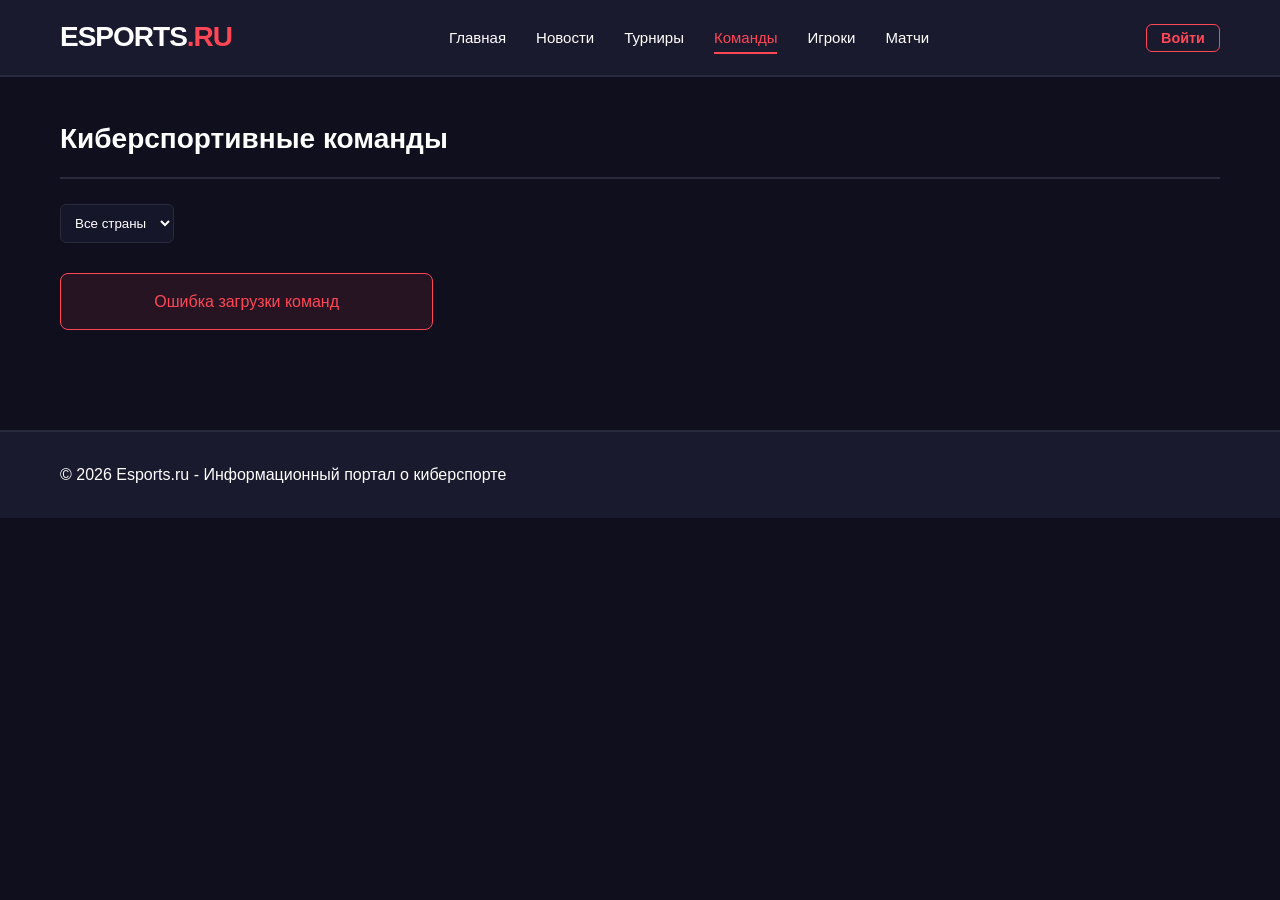
<file: Course_work/wwwroot/pages/teams.html>
<!DOCTYPE html>
<html lang="ru">
<head>
    <meta charset="UTF-8">
    <meta name="viewport" content="width=device-width, initial-scale=1.0">
    <title>Команды - Киберспорт</title>
    <link rel="stylesheet" href="../css/style.css">
    <link rel="stylesheet" href="../css/responsive.css">
    <link rel="stylesheet" href="../css/modal.css">
    <style>
        .auth-user { display: flex; align-items: center; gap: 10px; }
        .auth-role-badge {
            padding: 3px 10px; border-radius: 20px; font-size: 0.78rem;
            font-weight: 600; white-space: nowrap;
        }
        .auth-name { color: #ccc; font-size: 0.9rem; white-space: nowrap; }
        .auth-logout-btn {
            background: transparent; border: 1px solid #444; border-radius: 6px;
            color: #aaa; padding: 4px 10px; font-size: 0.82rem; cursor: pointer;
            transition: border-color 0.2s, color 0.2s;
        }
        .auth-logout-btn:hover { border-color: #ff4757; color: #ff4757; }
        .auth-login-link {
            color: #ff4757; text-decoration: none; font-weight: 600;
            font-size: 0.9rem; border: 1px solid #ff4757;
            padding: 5px 14px; border-radius: 6px; transition: background 0.2s;
        }
        .auth-login-link:hover { background: rgba(255,71,87,0.12); }

        .content-actions {
            display: flex; gap: 10px; margin-bottom: 24px; flex-wrap: wrap;
        }
        .btn-action {
            padding: 9px 18px; border-radius: 8px; border: none;
            font-size: 0.88rem; font-weight: 600; cursor: pointer;
            transition: opacity 0.2s;
        }
        .btn-action:hover { opacity: 0.85; }
        .btn-add { background: #2ecc71; color: #fff; }
        .btn-edit { background: #3498db; color: #fff; }
        .btn-delete { background: #ff4757; color: #fff; }

        .card-actions {
            display: flex; gap: 8px; margin-top: 12px;
        }
        .btn-sm {
            padding: 5px 14px; border-radius: 6px; border: none;
            font-size: 0.78rem; font-weight: 600; cursor: pointer;
            transition: opacity 0.2s;
        }
        .btn-sm:hover { opacity: 0.8; }
        .btn-sm-edit { background: #3498db; color: #fff; }
        .btn-sm-delete { background: #ff4757; color: #fff; }

        .role-notice {
            background: rgba(52,152,219,0.1);
            border: 1px solid rgba(52,152,219,0.3);
            border-radius: 8px; padding: 10px 16px;
            color: #7fb3d3; font-size: 0.85rem; margin-bottom: 20px;
        }
    </style>
</head>
<body>

<header class="header">
    <div class="container">
        <div class="header-content">
            <div class="logo"><h1>ESPORTS<span>.RU</span></h1></div>
            <nav class="nav">
                <ul>
                    <li><a href="../index.html">Главная</a></li>
                    <li><a href="news.html">Новости</a></li>
                    <li><a href="tournaments.html">Турниры</a></li>
                    <li><a href="teams.html" class="active">Команды</a></li>
                    <li><a href="players.html">Игроки</a></li>
                    <li><a href="matches.html">Матчи</a></li>
                </ul>
            </nav>
            <div id="auth-widget"></div>
        </div>
    </div>
</header>

<main class="main-content">
    <div class="container">
        <h1 class="section-title">Киберспортивные команды</h1>

        <div class="role-notice" data-role="auth" style="display:none;">
            ℹ Вы вошли как: <strong id="current-role-label">—</strong>
        </div>

        <div class="content-actions" data-role="admin" style="display:none;">
            <button class="btn-action btn-add" onclick="openTeamModal()">
                + Добавить команду
            </button>
        </div>

        <div class="filters" style="margin-bottom: 30px;">
            <select id="country-filter" class="filter-select" style="padding: 10px; background: var(--card-bg); color: var(--text-primary); border: 1px solid var(--border-color); border-radius: 6px;">
                <option value="">Все страны</option>
            </select>
        </div>

        <div id="teams-grid" class="grid-3">
            <div class="loading">Загрузка команд...</div>
        </div>
    </div>
</main>

<footer class="footer">
    <div class="container">
        <div class="footer-content">
            <p>&copy; 2026 Esports.ru - Информационный портал о киберспорте</p>
        </div>
    </div>
</footer>

<div id="team-modal" class="modal-overlay">
    <div class="modal">
        <div class="modal-header">
            <h3 class="modal-title" id="modal-title">Добавить команду</h3>
            <button class="modal-close" onclick="closeTeamModal()">&times;</button>
        </div>
        <form id="team-form" onsubmit="saveTeam(event)">
            <input type="hidden" id="team-id">
            <div class="form-group">
                <label>Название</label>
                <input type="text" id="team-name" required>
            </div>
            <div class="form-group">
                <label>Страна</label>
                <input type="text" id="team-country">
            </div>
            <div class="form-group">
                <label>Год основания</label>
                <input type="number" id="team-founded">
            </div>
            <div class="form-group">
                <label>Призовые ($)</label>
                <input type="number" id="team-prize" value="0">
            </div>
            <div class="form-actions">
                <button type="submit" class="btn-save">Сохранить</button>
                <button type="button" class="btn-cancel" onclick="closeTeamModal()">Отмена</button>
            </div>
        </form>
    </div>
</div>

<div id="toast" class="toast"></div>

<script src="../js/config.js"></script>
<script src="../js/auth.js"></script>
<script src="../js/api.js"></script>
<script>
    AuthService.renderAuthWidget();
    AuthService.applyVisibility();

    const roleLabels = {
        Admin: 'Администратор',
        ContentManager: 'Контент-менеджер',
        User: 'Пользователь',
        guest: 'Гость',
    };
    const roleLabelEl = document.getElementById('current-role-label');
    if (roleLabelEl) {
        roleLabelEl.textContent = roleLabels[AuthService.getRole()] || 'Гость';
    }

    let allTeams = [];
    let editingTeamId = null;

    document.addEventListener('DOMContentLoaded', async () => {
        await loadTeams();
        setupFilters();
    });

    async function loadTeams() {
        try {
            showLoading('teams-grid');
            allTeams = await api.getTeams();

            if (!allTeams || allTeams.length === 0) {
                document.getElementById('teams-grid').innerHTML =
                    '<p class="error-message">Команды не найдены</p>';
                return;
            }
            displayTeams(allTeams);
            populateCountryFilter();
        } catch (error) {
            console.error('Error loading teams:', error);
            showError('teams-grid', 'Ошибка загрузки команд');
        }
    }

    function displayTeams(teams) {
        const sorted = teams.sort((a, b) => (b.prize_pool || 0) - (a.prize_pool || 0));
        const isAdmin = AuthService.isAdmin();

        const teamsHTML = sorted.map(team => `
            <div class="card" id="team-card-${team.iD_Teams}">
                <h3 class="card-title">${team.name}</h3>
                <div class="card-content">
                    <p><strong>Страна:</strong> ${team.country || 'N/A'}</p>
                    <p><strong>Основана:</strong> ${team.founded_year || 'N/A'}</p>
                    <p><strong>Призовые:</strong> <span style="color: var(--primary-color); font-weight: 600;">${formatCurrency(team.prize_pool || 0)}</span></p>
                    ${isAdmin ? `
                    <div class="card-actions">
                        <button class="btn-sm btn-sm-edit" onclick="editTeam(${team.iD_Teams})">✏ Редактировать</button>
                        <button class="btn-sm btn-sm-delete" onclick="deleteTeam(${team.iD_Teams})">🗑 Удалить</button>
                    </div>
                    ` : ''}
                </div>
            </div>
        `).join('');

        document.getElementById('teams-grid').innerHTML = teamsHTML;
    }

    function populateCountryFilter() {
        const countries = [...new Set(allTeams.map(t => t.country).filter(c => c))];
        const select = document.getElementById('country-filter');
        countries.forEach(country => {
            const option = document.createElement('option');
            option.value = country;
            option.textContent = country;
            select.appendChild(option);
        });
    }

    function setupFilters() {
        document.getElementById('country-filter').addEventListener('change', (e) => {
            const country = e.target.value;
            const filtered = country ? allTeams.filter(t => t.country === country) : allTeams;
            displayTeams(filtered);
        });
    }

    function openTeamModal(id = null) {
        editingTeamId = id;
        const modal = document.getElementById('team-modal');
        const title = document.getElementById('modal-title');
        const form = document.getElementById('team-form');

        if (id) {
            const t = allTeams.find(x => x.iD_Teams === id);
            if (!t) return;
            title.textContent = 'Редактировать команду';
            document.getElementById('team-id').value = t.iD_Teams;
            document.getElementById('team-name').value = t.name;
            document.getElementById('team-country').value = t.country || '';
            document.getElementById('team-founded').value = t.founded_year || '';
            document.getElementById('team-prize').value = t.prize_pool || 0;
        } else {
            title.textContent = 'Добавить команду';
            form.reset();
            document.getElementById('team-id').value = '';
        }
        modal.classList.add('active');
    }

    function closeTeamModal() {
        document.getElementById('team-modal').classList.remove('active');
        editingTeamId = null;
    }

    async function saveTeam(event) {
        event.preventDefault();
        const id = document.getElementById('team-id').value;
        const data = {
            ID_Teams: id ? parseInt(id) : 0,
            Name: document.getElementById('team-name').value,
            Country: document.getElementById('team-country').value,
            Founded_year: parseInt(document.getElementById('team-founded').value) || null,
            Prize_pool: parseFloat(document.getElementById('team-prize').value) || 0
        };

        try {
            const url = id ? `${API_BASE_URL}/Teams/${id}` : `${API_BASE_URL}/Teams`;
            const method = id ? 'PUT' : 'POST';
            const response = await fetch(url, {
                method: method,
                headers: { 'Content-Type': 'application/json' },
                body: JSON.stringify(data)
            });
            if (!response.ok) throw new Error('Ошибка сохранения');
            showToast(id ? 'Команда обновлена' : 'Команда добавлена', 'success');
            closeTeamModal();
            await loadTeams();
        } catch (error) {
            showToast('Ошибка: ' + error.message, 'error');
        }
    }

    function editTeam(id) {
        openTeamModal(id);
    }

    async function deleteTeam(id) {
        if (!confirm('Удалить команду?')) return;
        try {
            const response = await fetch(`${API_BASE_URL}/Teams/${id}`, { method: 'DELETE' });
            if (!response.ok) throw new Error('Ошибка удаления');
            showToast('Команда удалена', 'success');
            await loadTeams();
        } catch (error) {
            showToast('Ошибка удаления', 'error');
        }
    }

    function showToast(message, type = 'success') {
        const toast = document.getElementById('toast');
        toast.textContent = message;
        toast.className = `toast ${type}`;
        setTimeout(() => toast.classList.add('show'), 10);
        setTimeout(() => toast.classList.remove('show'), 3000);
    }
</script>
</body>
</html>
</file>
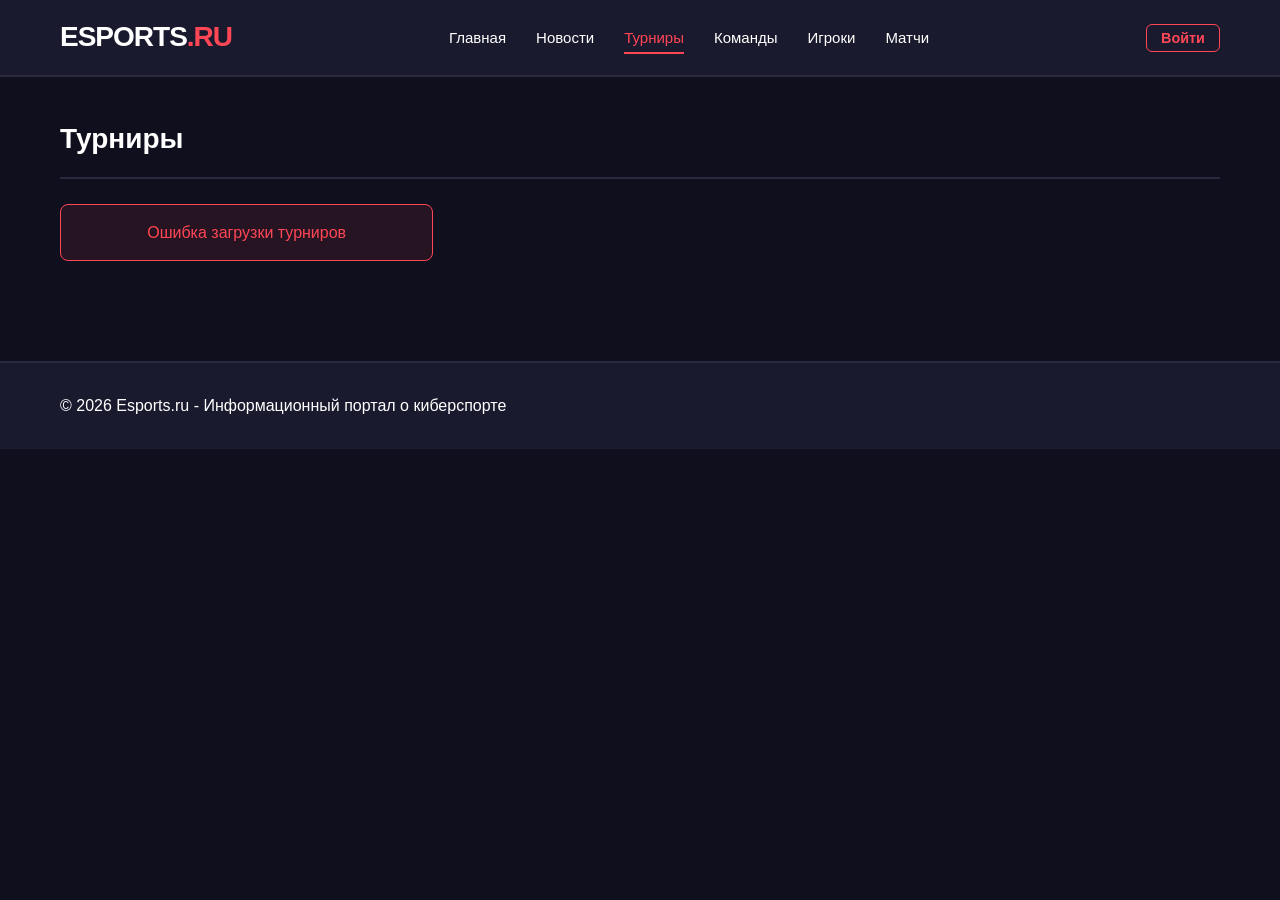
<file: Course_work/wwwroot/pages/tournaments.html>
<!DOCTYPE html>
<html lang="ru">
<head>
    <meta charset="UTF-8">
    <meta name="viewport" content="width=device-width, initial-scale=1.0">
    <title>Турниры - Киберспорт</title>
    <link rel="stylesheet" href="../css/style.css">
    <link rel="stylesheet" href="../css/responsive.css">
    <link rel="stylesheet" href="../css/modal.css">
    <style>
        .auth-user { display: flex; align-items: center; gap: 10px; }
        .auth-role-badge {
            padding: 3px 10px; border-radius: 20px; font-size: 0.78rem;
            font-weight: 600; white-space: nowrap;
        }
        .auth-name { color: #ccc; font-size: 0.9rem; white-space: nowrap; }
        .auth-logout-btn {
            background: transparent; border: 1px solid #444; border-radius: 6px;
            color: #aaa; padding: 4px 10px; font-size: 0.82rem; cursor: pointer;
            transition: border-color 0.2s, color 0.2s;
        }
        .auth-logout-btn:hover { border-color: #ff4757; color: #ff4757; }
        .auth-login-link {
            color: #ff4757; text-decoration: none; font-weight: 600;
            font-size: 0.9rem; border: 1px solid #ff4757;
            padding: 5px 14px; border-radius: 6px; transition: background 0.2s;
        }
        .auth-login-link:hover { background: rgba(255,71,87,0.12); }

        .content-actions {
            display: flex; gap: 10px; margin-bottom: 24px; flex-wrap: wrap;
        }
        .btn-action {
            padding: 9px 18px; border-radius: 8px; border: none;
            font-size: 0.88rem; font-weight: 600; cursor: pointer;
            transition: opacity 0.2s;
        }
        .btn-action:hover { opacity: 0.85; }
        .btn-add { background: #2ecc71; color: #fff; }
        .btn-edit { background: #3498db; color: #fff; }
        .btn-delete { background: #ff4757; color: #fff; }

        .card-actions {
            display: flex; gap: 8px; margin-top: 12px;
        }
        .btn-sm {
            padding: 5px 14px; border-radius: 6px; border: none;
            font-size: 0.78rem; font-weight: 600; cursor: pointer;
            transition: opacity 0.2s;
        }
        .btn-sm:hover { opacity: 0.8; }
        .btn-sm-edit { background: #3498db; color: #fff; }
        .btn-sm-delete { background: #ff4757; color: #fff; }

        .role-notice {
            background: rgba(52,152,219,0.1);
            border: 1px solid rgba(52,152,219,0.3);
            border-radius: 8px; padding: 10px 16px;
            color: #7fb3d3; font-size: 0.85rem; margin-bottom: 20px;
        }
    </style>
</head>
<body>

<header class="header">
    <div class="container">
        <div class="header-content">
            <div class="logo"><h1>ESPORTS<span>.RU</span></h1></div>
            <nav class="nav">
                <ul>
                    <li><a href="../index.html">Главная</a></li>
                    <li><a href="news.html">Новости</a></li>
                    <li><a href="tournaments.html" class="active">Турниры</a></li>
                    <li><a href="teams.html">Команды</a></li>
                    <li><a href="players.html">Игроки</a></li>
                    <li><a href="matches.html">Матчи</a></li>
                </ul>
            </nav>
            <div id="auth-widget"></div>
        </div>
    </div>
</header>

<main class="main-content">
    <div class="container">
        <h1 class="section-title">Турниры</h1>

        <div class="role-notice" data-role="auth" style="display:none;">
            ℹ Вы вошли как: <strong id="current-role-label">—</strong>
        </div>

        <div class="content-actions" data-role="admin" style="display:none;">
            <button class="btn-action btn-add" onclick="openTournamentModal()">
                + Добавить турнир
            </button>
        </div>

        <div id="tournaments-grid" class="grid-3">
            <div class="loading">Загрузка турниров...</div>
        </div>
    </div>
</main>

<footer class="footer">
    <div class="container">
        <div class="footer-content">
            <p>&copy; 2026 Esports.ru - Информационный портал о киберспорте</p>
        </div>
    </div>
</footer>

<div id="tournament-modal" class="modal-overlay">
    <div class="modal">
        <div class="modal-header">
            <h3 class="modal-title" id="modal-title">Добавить турнир</h3>
            <button class="modal-close" onclick="closeTournamentModal()">&times;</button>
        </div>
        <form id="tournament-form" onsubmit="saveTournament(event)">
            <input type="hidden" id="tournament-id">
            <div class="form-group">
                <label>Название</label>
                <input type="text" id="tournament-name" required>
            </div>
            <div class="form-group">
                <label>Дисциплина (ID игры)</label>
                <input type="number" id="tournament-game-id" required>
            </div>
            <div class="form-group">
                <label>Начало</label>
                <input type="date" id="tournament-start" required>
            </div>
            <div class="form-group">
                <label>Окончание</label>
                <input type="date" id="tournament-end" required>
            </div>
            <div class="form-group">
                <label>Страна</label>
                <input type="text" id="tournament-location">
            </div>
            <div class="form-group">
                <label>Призовой фонд</label>
                <input type="number" id="tournament-prize" value="0">
            </div>
            <div class="form-actions">
                <button type="submit" class="btn-save">Сохранить</button>
                <button type="button" class="btn-cancel" onclick="closeTournamentModal()">Отмена</button>
            </div>
        </form>
    </div>
</div>

<div id="toast" class="toast"></div>

<script src="../js/config.js"></script>
<script src="../js/auth.js"></script>
<script src="../js/api.js"></script>
<script>
    AuthService.renderAuthWidget();
    AuthService.applyVisibility();

    const roleLabels = {
        Admin: 'Администратор',
        ContentManager: 'Контент-менеджер',
        User: 'Пользователь',
        guest: 'Гость',
    };
    const roleLabelEl = document.getElementById('current-role-label');
    if (roleLabelEl) {
        roleLabelEl.textContent = roleLabels[AuthService.getRole()] || 'Гость';
    }

    let allTournaments = [];
    let editingTournamentId = null;

    document.addEventListener('DOMContentLoaded', async () => {
        await loadTournaments();
    });

    async function loadTournaments() {
        try {
            showLoading('tournaments-grid');
            allTournaments = await api.getTournaments();

            if (!allTournaments || allTournaments.length === 0) {
                document.getElementById('tournaments-grid').innerHTML =
                    '<p class="error-message">Турниры не найдены</p>';
                return;
            }
            displayTournaments(allTournaments);
        } catch (error) {
            console.error('Error loading tournaments:', error);
            showError('tournaments-grid', 'Ошибка загрузки турниров');
        }
    }

    function displayTournaments(tournaments) {
        const sorted = tournaments.sort((a, b) => {
            const dateA = new Date(a.start_date);
            const dateB = new Date(b.start_date);
            return dateB - dateA;
        });

        const isAdmin = AuthService.isAdmin();

        const tournamentsHTML = sorted.map(t => `
            <div class="card" id="tournament-card-${t.iD_Tournament}">
                <h3 class="card-title">${t.name}</h3>
                <div class="card-content">
                    <p><strong>Дисциплина:</strong> ${t.gameName || 'N/A'}</p>
                    <p><strong>Начало:</strong> ${formatDate(t.start_date)}</p>
                    <p><strong>Окончание:</strong> ${formatDate(t.end_date)}</p>
                    <p><strong>Страна:</strong> ${t.location_of_the_event || 'N/A'}</p>
                    <p><strong>Призовой фонд:</strong> <span style="color: var(--primary-color); font-weight: 600;">${formatCurrency(t.prize_pool || 0)}</span></p>
                    ${isAdmin ? `
                    <div class="card-actions">
                        <button class="btn-sm btn-sm-edit" onclick="editTournament(${t.iD_Tournament})">✏ Редактировать</button>
                        <button class="btn-sm btn-sm-delete" onclick="deleteTournament(${t.iD_Tournament})">🗑 Удалить</button>
                    </div>
                    ` : ''}
                </div>
            </div>
        `).join('');

        document.getElementById('tournaments-grid').innerHTML = tournamentsHTML;
    }

    function openTournamentModal(id = null) {
        editingTournamentId = id;
        const modal = document.getElementById('tournament-modal');
        const title = document.getElementById('modal-title');
        const form = document.getElementById('tournament-form');

        if (id) {
            const t = allTournaments.find(x => x.iD_Tournament === id);
            if (!t) return;
            title.textContent = 'Редактировать турнир';
            document.getElementById('tournament-id').value = t.iD_Tournament;
            document.getElementById('tournament-name').value = t.name;
            document.getElementById('tournament-game-id').value = t.iD_Games || '';
            document.getElementById('tournament-start').value = t.start_date?.substring(0, 10) || '';
            document.getElementById('tournament-end').value = t.end_date?.substring(0, 10) || '';
            document.getElementById('tournament-location').value = t.location_of_the_event || '';
            document.getElementById('tournament-prize').value = t.prize_pool || 0;
        } else {
            title.textContent = 'Добавить турнир';
            form.reset();
            document.getElementById('tournament-id').value = '';
        }
        modal.classList.add('active');
    }

    function closeTournamentModal() {
        document.getElementById('tournament-modal').classList.remove('active');
        editingTournamentId = null;
    }

    async function saveTournament(event) {
        event.preventDefault();
        const id = document.getElementById('tournament-id').value;
        const data = {
            ID_Tournament: id ? parseInt(id) : 0,
            Name: document.getElementById('tournament-name').value,
            ID_Games: parseInt(document.getElementById('tournament-game-id').value),
            Start_date: document.getElementById('tournament-start').value,
            End_date: document.getElementById('tournament-end').value,
            Location_of_the_event: document.getElementById('tournament-location').value,
            Prize_pool: parseFloat(document.getElementById('tournament-prize').value) || 0
        };

        try {
            const url = id ? `${API_BASE_URL}/Tournaments/${id}` : `${API_BASE_URL}/Tournaments`;
            const method = id ? 'PUT' : 'POST';
            const response = await fetch(url, {
                method: method,
                headers: { 'Content-Type': 'application/json' },
                body: JSON.stringify(data)
            });
            if (!response.ok) throw new Error('Ошибка сохранения');
            showToast(id ? 'Турнир обновлен' : 'Турнир добавлен', 'success');
            closeTournamentModal();
            await loadTournaments();
        } catch (error) {
            showToast('Ошибка: ' + error.message, 'error');
        }
    }

    function editTournament(id) {
        openTournamentModal(id);
    }

    async function deleteTournament(id) {
        if (!confirm('Удалить турнир?')) return;
        try {
            const response = await fetch(`${API_BASE_URL}/Tournaments/${id}`, { method: 'DELETE' });
            if (!response.ok) throw new Error('Ошибка удаления');
            showToast('Турнир удален', 'success');
            await loadTournaments();
        } catch (error) {
            showToast('Ошибка удаления', 'error');
        }
    }

    function showToast(message, type = 'success') {
        const toast = document.getElementById('toast');
        toast.textContent = message;
        toast.className = `toast ${type}`;
        setTimeout(() => toast.classList.add('show'), 10);
        setTimeout(() => toast.classList.remove('show'), 3000);
    }
</script>
</body>
</html>
</file>
<file: Course_work/wwwroot/css/style.css>
/* Reset */
* {
    margin: 0;
    padding: 0;
    box-sizing: border-box;
}

/* Variables */
:root {
    --primary-color: #ff4655;
    --secondary-color: #1a1a2e;
    --bg-color: #0f0f1e;
    --card-bg: #16162a;
    --text-primary: #ffffff;
    --text-secondary: #b4b4b4;
    --border-color: #2a2a3e;
    --hover-color: #ff5566;
}

/* Base Styles */
body {
    font-family: -apple-system, BlinkMacSystemFont, 'Segoe UI', Roboto, Oxygen, Ubuntu, Cantarell, sans-serif;
    background-color: var(--bg-color);
    color: var(--text-primary);
    line-height: 1.6;
}

a {
    text-decoration: none;
    color: var(--text-primary);
    transition: color 0.3s ease;
}

a:hover {
    color: var(--primary-color);
}

.container {
    max-width: 1200px;
    margin: 0 auto;
    padding: 0 20px;
}

/* Header */
.header {
    background-color: var(--secondary-color);
    border-bottom: 2px solid var(--border-color);
    padding: 15px 0;
    position: sticky;
    top: 0;
    z-index: 1000;
}

.header-content {
    display: flex;
    justify-content: space-between;
    align-items: center;
}

.logo h1 {
    font-size: 28px;
    font-weight: 700;
    letter-spacing: -1px;
}

.logo span {
    color: var(--primary-color);
}

.nav ul {
    display: flex;
    list-style: none;
    gap: 30px;
}

.nav a {
    font-weight: 500;
    font-size: 15px;
    padding: 8px 0;
    position: relative;
}

.nav a.active {
    color: var(--primary-color);
}

.nav a::after {
    content: '';
    position: absolute;
    bottom: 0;
    left: 0;
    width: 0;
    height: 2px;
    background-color: var(--primary-color);
    transition: width 0.3s ease;
}

.nav a:hover::after,
.nav a.active::after {
    width: 100%;
}

/* Hero Section */
.hero {
    background: linear-gradient(135deg, var(--secondary-color) 0%, var(--bg-color) 100%);
    padding: 80px 0;
    text-align: center;
    border-bottom: 2px solid var(--border-color);
}

.hero-title {
    font-size: 48px;
    font-weight: 700;
    margin-bottom: 15px;
    background: linear-gradient(135deg, #fff 0%, var(--primary-color) 100%);
    -webkit-background-clip: text;
    -webkit-text-fill-color: transparent;
    background-clip: text;
}

.hero-subtitle {
    font-size: 20px;
    color: var(--text-secondary);
}

/* Main Content */
.main-content {
    padding: 40px 0;
}

.content-grid {
    display: grid;
    grid-template-columns: 1fr 350px;
    gap: 30px;
}

.section-title {
    font-size: 28px;
    margin-bottom: 25px;
    padding-bottom: 15px;
    border-bottom: 2px solid var(--border-color);
}

/* News List */
.news-list {
    display: flex;
    flex-direction: column;
    gap: 20px;
}

.news-card {
    background-color: var(--card-bg);
    border-radius: 8px;
    overflow: hidden;
    border: 1px solid var(--border-color);
    transition: transform 0.3s ease, border-color 0.3s ease;
    cursor: pointer;
}

.news-card:hover {
    transform: translateY(-2px);
    border-color: var(--primary-color);
}

.news-card-content {
    padding: 20px;
}

.news-card-title {
    font-size: 20px;
    font-weight: 600;
    margin-bottom: 10px;
    color: var(--text-primary);
}

.news-card-meta {
    display: flex;
    gap: 15px;
    margin-bottom: 12px;
    font-size: 13px;
    color: var(--text-secondary);
}

.news-card-description {
    color: var(--text-secondary);
    font-size: 15px;
    line-height: 1.6;
    display: -webkit-box;
    -webkit-line-clamp: 3;
    -webkit-box-orient: vertical;
    overflow: hidden;
}

.news-card-games {
    margin-top: 12px;
    display: flex;
    gap: 8px;
    flex-wrap: wrap;
}

.game-tag {
    background-color: var(--primary-color);
    color: white;
    padding: 4px 10px;
    border-radius: 4px;
    font-size: 12px;
    font-weight: 500;
}

/* Sidebar Widgets */
.sidebar {
    display: flex;
    flex-direction: column;
    gap: 25px;
}

.widget {
    background-color: var(--card-bg);
    border-radius: 8px;
    padding: 20px;
    border: 1px solid var(--border-color);
}

.widget-title {
    font-size: 18px;
    font-weight: 600;
    margin-bottom: 15px;
    padding-bottom: 10px;
    border-bottom: 1px solid var(--border-color);
}

/* Match Widget */
.match-item {
    padding: 15px 0;
    border-bottom: 1px solid var(--border-color);
}

.match-item:last-child {
    border-bottom: none;
}

.match-tournament {
    font-size: 12px;
    color: var(--primary-color);
    font-weight: 500;
    margin-bottom: 8px;
}

.match-date {
    font-size: 13px;
    color: var(--text-secondary);
    margin-bottom: 5px;
}

.match-status {
    display: inline-block;
    padding: 3px 8px;
    border-radius: 4px;
    font-size: 11px;
    font-weight: 500;
    background-color: #2a5;
    color: white;
}

.match-status.live {
    background-color: var(--primary-color);
}

.match-status.upcoming {
    background-color: #4a90e2;
}

/* Team Widget */
.team-item {
    display: flex;
    align-items: center;
    padding: 12px 0;
    border-bottom: 1px solid var(--border-color);
}

.team-item:last-child {
    border-bottom: none;
}

.team-rank {
    font-size: 16px;
    font-weight: 700;
    color: var(--primary-color);
    margin-right: 15px;
    min-width: 25px;
}

.team-info {
    flex: 1;
}

.team-name {
    font-weight: 600;
    margin-bottom: 3px;
}

.team-country {
    font-size: 13px;
    color: var(--text-secondary);
}

.team-prize {
    font-size: 14px;
    color: var(--primary-color);
    font-weight: 600;
}

/* Player Widget */
.player-item {
    display: flex;
    align-items: center;
    padding: 12px 0;
    border-bottom: 1px solid var(--border-color);
}

.player-item:last-child {
    border-bottom: none;
}

.player-rank {
    font-size: 16px;
    font-weight: 700;
    color: var(--primary-color);
    margin-right: 15px;
    min-width: 25px;
}

.player-info {
    flex: 1;
}

.player-nickname {
    font-weight: 600;
    margin-bottom: 3px;
}

.player-team {
    font-size: 13px;
    color: var(--text-secondary);
}

.player-prize {
    font-size: 14px;
    color: var(--primary-color);
    font-weight: 600;
}

/* Loading */
.loading {
    text-align: center;
    padding: 40px;
    color: var(--text-secondary);
}

/* Error Message */
.error-message {
    background-color: rgba(255, 70, 85, 0.1);
    border: 1px solid var(--primary-color);
    color: var(--primary-color);
    padding: 15px;
    border-radius: 8px;
    text-align: center;
}

/* Footer */
.footer {
    background-color: var(--secondary-color);
    border-top: 2px solid var(--border-color);
    padding: 30px 0;
    margin-top: 60px;
}

.footer-content {
    display: flex;
    justify-content: space-between;
    align-items: center;
}

.footer-links {
    display: flex;
    gap: 20px;
}

.footer-links a {
    color: var(--text-secondary);
    font-size: 14px;
}

.footer-links a:hover {
    color: var(--primary-color);
}

/* Buttons */
.btn {
    display: inline-block;
    padding: 10px 20px;
    background-color: var(--primary-color);
    color: white;
    border: none;
    border-radius: 6px;
    font-weight: 600;
    cursor: pointer;
    transition: background-color 0.3s ease;
}

.btn:hover {
    background-color: var(--hover-color);
}

.btn-secondary {
    background-color: transparent;
    border: 2px solid var(--primary-color);
    color: var(--primary-color);
}

.btn-secondary:hover {
    background-color: var(--primary-color);
    color: white;
}

/* Tables */
.table-container {
    overflow-x: auto;
}

table {
    width: 100%;
    border-collapse: collapse;
    background-color: var(--card-bg);
    border-radius: 8px;
    overflow: hidden;
}

th, td {
    padding: 15px;
    text-align: left;
    border-bottom: 1px solid var(--border-color);
}

th {
    background-color: var(--secondary-color);
    font-weight: 600;
    color: var(--primary-color);
}

tr:hover {
    background-color: rgba(255, 70, 85, 0.05);
}

/* Cards */
.card {
    background-color: var(--card-bg);
    border-radius: 8px;
    padding: 20px;
    border: 1px solid var(--border-color);
    transition: transform 0.3s ease, border-color 0.3s ease;
}

.card:hover {
    transform: translateY(-2px);
    border-color: var(--primary-color);
}

.card-title {
    font-size: 20px;
    font-weight: 600;
    margin-bottom: 10px;
}

.card-content {
    color: var(--text-secondary);
}

/* Grid Layouts */
.grid-2 {
    display: grid;
    grid-template-columns: repeat(2, 1fr);
    gap: 20px;
}

.grid-3 {
    display: grid;
    grid-template-columns: repeat(3, 1fr);
    gap: 20px;
}

.grid-4 {
    display: grid;
    grid-template-columns: repeat(4, 1fr);
    gap: 20px;
}
.news-header {
    display: flex;
    justify-content: space-between;
    align-items: center;
    margin-bottom: 25px;
    padding-bottom: 15px;
    border-bottom: 2px solid var(--border-color);
    flex-wrap: wrap;
    gap: 15px;
}

.date-search {
    position: relative;
}

.date-picker-container {
    position: absolute;
    top: 50px;
    right: 0;
    background-color: var(--card-bg);
    border: 1px solid var(--border-color);
    border-radius: 8px;
    padding: 20px;
    z-index: 100;
    display: flex;
    gap: 10px;
    align-items: center;
    box-shadow: 0 4px 12px rgba(0, 0, 0, 0.3);
    min-width: 350px;
}

.date-picker-input {
    padding: 10px 15px;
    background-color: var(--bg-color);
    border: 1px solid var(--border-color);
    border-radius: 6px;
    color: var(--text-primary);
    font-size: 14px;
    flex: 1;
}

.date-picker-input:focus {
    outline: none;
    border-color: var(--primary-color);
}

/* Color scheme for date input */
.date-picker-input::-webkit-calendar-picker-indicator {
    filter: invert(1);
    cursor: pointer;
}

/* Show More Button */
.show-more-container {
    text-align: center;
    margin-top: 30px;
    padding-top: 20px;
    border-top: 1px solid var(--border-color);
}

#show-more-btn {
    min-width: 200px;
    padding: 12px 30px;
    font-size: 16px;
}

/* Mobile Responsiveness for Date Search */
@media (max-width: 768px) {
    .news-header {
        flex-direction: column;
        align-items: flex-start;
    }

    .date-search {
        width: 100%;
    }

    .date-picker-container {
        position: relative;
        top: 10px;
        right: auto;
        width: 100%;
        min-width: auto;
        flex-direction: column;
    }

    .date-picker-input {
        width: 100%;
    }
}

@media (max-width: 480px) {
    .date-picker-container {
        padding: 15px;
    }

    .date-picker-container .btn {
        width: 100%;
    }
}
</file>
<file: Course_work/wwwroot/css/responsive.css>
/* Планшеты и маленькие ноутбуки */
@media (max-width: 1024px) {
    .content-grid {
        grid-template-columns: 1fr;
    }

    .sidebar {
        display: grid;
        grid-template-columns: repeat(2, 1fr);
        gap: 20px;
    }

    .grid-3 {
        grid-template-columns: repeat(2, 1fr);
    }

    .grid-4 {
        grid-template-columns: repeat(2, 1fr);
    }

    .nav ul {
        gap: 20px;
    }
}

/* Планшеты в портретной ориентации */
@media (max-width: 768px) {
    .header-content {
        flex-direction: column;
        gap: 15px;
    }

    .nav ul {
        flex-wrap: wrap;
        gap: 15px;
        justify-content: center;
    }

    .nav a {
        font-size: 14px;
    }

    .hero {
        padding: 50px 0;
    }

    .hero-title {
        font-size: 32px;
    }

    .hero-subtitle {
        font-size: 16px;
    }

    .sidebar {
        grid-template-columns: 1fr;
    }

    .grid-2,
    .grid-3,
    .grid-4 {
        grid-template-columns: 1fr;
    }

    .footer-content {
        flex-direction: column;
        gap: 15px;
        text-align: center;
    }

    .section-title {
        font-size: 22px;
    }

    .filters {
        flex-direction: column !important;
    }

    .filter-select {
        width: 100%;
    }
}

/* Мобильные телефоны */
@media (max-width: 480px) {
    .container {
        padding: 0 15px;
    }

    .logo h1 {
        font-size: 22px;
    }

    .nav ul {
        gap: 10px;
    }

    .nav a {
        font-size: 13px;
        padding: 6px 0;
    }

    .hero {
        padding: 30px 0;
    }

    .hero-title {
        font-size: 24px;
    }

    .hero-subtitle {
        font-size: 14px;
    }

    .main-content {
        padding: 20px 0;
    }

    .section-title {
        font-size: 20px;
    }

    .news-card-content {
        padding: 15px;
    }

    .news-card-title {
        font-size: 18px;
    }

    .news-card-description {
        font-size: 14px;
    }

    .widget {
        padding: 15px;
    }

    .widget-title {
        font-size: 16px;
    }

    .card {
        padding: 15px;
    }

    .card-title {
        font-size: 18px;
    }

    table {
        font-size: 13px;
    }

    th, td {
        padding: 10px 8px;
    }

    .btn {
        padding: 8px 16px;
        font-size: 14px;
    }
}


@media (max-width: 360px) {
    .logo h1 {
        font-size: 20px;
    }

    .hero-title {
        font-size: 20px;
    }

    .section-title {
        font-size: 18px;
    }

    .news-card-title {
        font-size: 16px;
    }
}
</file>
<file: Course_work/wwwroot/css/modal.css>
/* === Модальные окна === */
.modal-overlay {
    position: fixed;
    top: 0; left: 0; right: 0; bottom: 0;
    background: rgba(0,0,0,0.7);
    display: flex;
    align-items: center;
    justify-content: center;
    z-index: 1000;
    opacity: 0;
    visibility: hidden;
    transition: opacity 0.3s, visibility 0.3s;
}

.modal-overlay.active {
    opacity: 1;
    visibility: visible;
}

.modal {
    background: var(--bg-secondary, #1a1a2e);
    border: 1px solid var(--border-color, #2a2a4a);
    border-radius: 12px;
    padding: 30px;
    width: 90%;
    max-width: 600px;
    max-height: 90vh;
    overflow-y: auto;
    box-shadow: 0 8px 32px rgba(0,0,0,0.5);
}

.modal-header {
    display: flex;
    justify-content: space-between;
    align-items: center;
    margin-bottom: 24px;
}

.modal-title {
    font-size: 1.4rem;
    color: #fff;
    margin: 0;
}

.modal-close {
    background: none;
    border: none;
    color: #888;
    font-size: 1.5rem;
    cursor: pointer;
    transition: color 0.2s;
}

.modal-close:hover { color: #ff4757; }

/* === Формы === */
.form-group {
    margin-bottom: 18px;
}

.form-group label {
    display: block;
    color: #ccc;
    margin-bottom: 6px;
    font-size: 0.9rem;
}

.form-group input,
.form-group select,
.form-group textarea {
    width: 100%;
    padding: 10px 14px;
    background: var(--bg-primary, #0a0a0f);
    border: 1px solid var(--border-color, #2a2a4a);
    border-radius: 8px;
    color: #fff;
    font-size: 0.95rem;
    box-sizing: border-box;
    transition: border-color 0.2s;
}

.form-group input:focus,
.form-group select:focus,
.form-group textarea:focus {
    outline: none;
    border-color: #ff4757;
}

.form-group textarea {
    min-height: 100px;
    resize: vertical;
}

.form-actions {
    display: flex;
    gap: 10px;
    margin-top: 24px;
}

.btn-save {
    background: #2ecc71;
    color: #fff;
    border: none;
    padding: 10px 20px;
    border-radius: 8px;
    font-weight: 600;
    cursor: pointer;
    transition: opacity 0.2s;
}

.btn-save:hover { opacity: 0.85; }

.btn-cancel {
    background: transparent;
    color: #888;
    border: 1px solid #444;
    padding: 10px 20px;
    border-radius: 8px;
    font-weight: 600;
    cursor: pointer;
    transition: all 0.2s;
}

.btn-cancel:hover {
    border-color: #ff4757;
    color: #ff4757;
}

/* === Уведомления === */
.toast {
    position: fixed;
    bottom: 20px;
    right: 20px;
    padding: 14px 20px;
    border-radius: 8px;
    color: #fff;
    font-weight: 600;
    z-index: 2000;
    transform: translateX(150%);
    transition: transform 0.3s;
}

.toast.show { transform: translateX(0); }
.toast.success { background: #2ecc71; }
.toast.error { background: #ff4757; }
</file>
